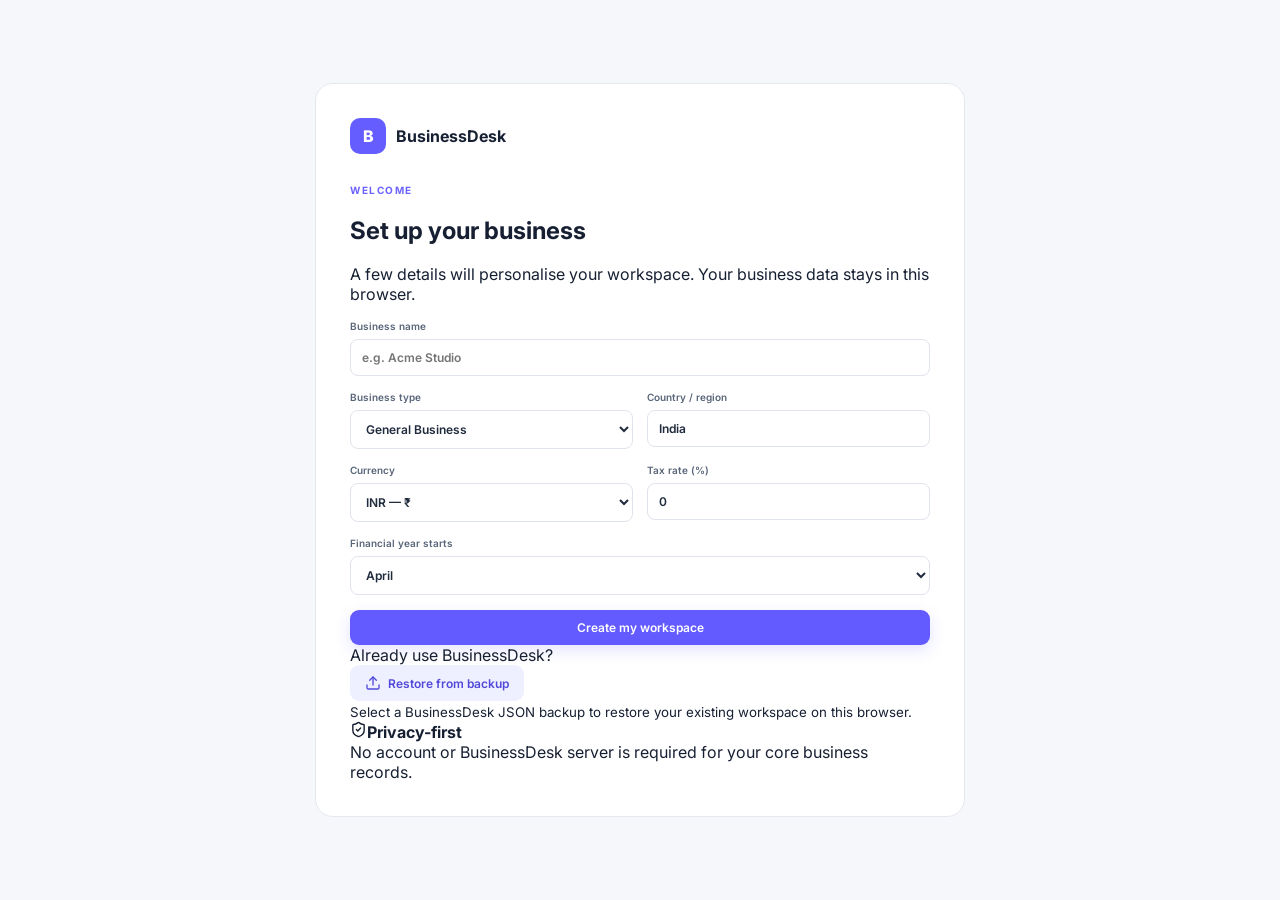
<file: products/businessdesk-kmm/index.html>
<!doctype html>
<html lang="en">
  <head>
    <meta charset="UTF-8" />
    <meta name="viewport" content="width=device-width, initial-scale=1.0" />
    <meta name="theme-color" content="#0b1220" />
    <meta name="description" content="BusinessDesk by KMM — a privacy-first, local-first business management workspace for finance, CRM, sales, invoices, projects, inventory and reporting." />
    <meta name="author" content="Koshy Mammoottill Mathew" />
    <meta name="application-name" content="BusinessDesk by KMM" />
    <meta property="og:title" content="BusinessDesk by KMM" />
    <meta property="og:description" content="A privacy-first, local-first business management workspace." />
    <meta property="og:type" content="website" />
    <title>BusinessDesk by KMM</title>
    <script type="module" crossorigin src="/products/businessdesk-kmm/assets/index-BmVYVU4T.js"></script>
    <link rel="stylesheet" crossorigin href="/products/businessdesk-kmm/assets/index-3jO0QEHk.css">
  </head>
  <body>
    <div id="root"></div>
  </body>
</html>
</file>
<file: products/businessdesk-kmm/assets/index-3jO0QEHk.css>
@import "https://fonts.googleapis.com/css2?family=Inter:wght@400;500;600;700&display=swap";.finance-kpis{grid-template-columns:repeat(4,1fr);gap:12px;margin-bottom:16px;display:grid}.finance-kpis>.card{text-align:left;cursor:pointer;background:#fff;border:1px solid #e7ebf0;padding:14px}.finance-kpis>.card:hover{border-color:#cfd8e6;box-shadow:0 5px 16px #2b3b540f}.finance-kpis>.card>span:not(.finance-kpi-icon){color:#7f8998;margin-top:7px;font-size:8px;display:block}.finance-kpis>.card>strong{color:#304057;margin-top:3px;font-size:15px;display:block}.finance-kpis>.card>strong.negative{color:#ad5148}.finance-kpis>.card>small{color:#9aa3b0;margin-top:4px;font-size:7px;display:block}.finance-kpi-icon{border-radius:9px;place-items:center;width:29px;height:29px;display:grid}.finance-kpi-icon.income{color:#238451;background:#e9f8ef}.finance-kpi-icon.expense{color:#b0443d;background:#fff0ee}.finance-kpi-icon.net{color:#4c65a4;background:#eef3ff}.finance-kpi-icon.synced{color:#6758a8;background:#f2efff}.finance-toolbar{align-items:center;gap:10px;margin-bottom:11px;padding:10px 12px;display:flex}.finance-search{background:#fff;border:1px solid #e1e6ed;border-radius:8px;flex:1;align-items:center;gap:7px;min-width:220px;padding:0 9px;display:flex}.finance-search svg{color:#8b96a5}.finance-search input{background:0 0;border:0;outline:0;width:100%;padding:8px 0;font-size:9px}.finance-search button{color:#8b96a5;cursor:pointer;background:0 0;border:0;place-items:center;display:grid}.finance-filter-row{flex-wrap:wrap;align-items:center;gap:6px;display:flex}.finance-filter-row label{color:#778396;background:#fff;border:1px solid #e1e6ed;border-radius:8px;align-items:center;gap:4px;padding:0 7px;display:flex}.finance-filter-row select{color:#526075;background:0 0;border:0;outline:0;max-width:145px;padding:7px 2px;font-size:8px}.finance-clear{color:#526c9b;cursor:pointer;background:0 0;border:0;font-size:8px;font-weight:700}.finance-transaction-form{margin-bottom:12px}.finance-form-heading{justify-content:space-between;align-items:flex-start;margin-bottom:10px;display:flex}.finance-form-heading h3{color:#334159;margin:0;font-size:13px}.finance-form-heading p{color:#8b95a4;margin:3px 0 0;font-size:8px}.finance-results-meta{color:#8993a2;justify-content:space-between;align-items:center;margin:5px 2px 7px;font-size:8px;display:flex}.finance-ledger{overflow:hidden}.finance-row{border-bottom:1px solid #eef1f5;grid-template-columns:34px minmax(170px,1.5fr) minmax(120px,1fr) minmax(95px,.65fr) minmax(100px,.7fr) 28px;align-items:center;gap:10px;padding:11px 13px;display:grid}.finance-row:last-child{border-bottom:0}.finance-row:hover{background:#fafbfd}.finance-type-icon{border-radius:9px;place-items:center;width:30px;height:30px;display:grid}.finance-type-icon.income{color:#238451;background:#e9f8ef}.finance-type-icon.expense{color:#b0443d;background:#fff0ee}.finance-main>div{align-items:center;gap:6px;display:flex}.finance-main strong,.finance-main small,.finance-customer small,.finance-date strong,.finance-date small{display:block}.finance-main strong{color:#344158;font-size:9px}.finance-main small{color:#929ba8;margin-top:3px;font-size:7px}.finance-customer>span,.finance-customer>button{color:#536176;font-size:8px}.finance-customer>button{cursor:pointer;background:0 0;border:0;align-items:center;gap:4px;padding:0;font-weight:700;display:inline-flex}.finance-customer>button:hover{color:#5b53d7;text-decoration:underline}.finance-customer small{color:#9aa3b0;margin-top:3px;font-size:7px}.finance-date strong{color:#536176;font-size:8px}.finance-date small{color:#9aa3b0;margin-top:3px;font-size:7px}.finance-amount{text-align:right;font-size:10px}.finance-amount.income{color:#238451}.finance-amount.expense{color:#b0443d}.finance-delete{opacity:.45}.finance-row:hover .finance-delete{opacity:1}@media (width<=1050px){.finance-kpis{grid-template-columns:repeat(2,1fr)}.finance-toolbar{flex-direction:column;align-items:stretch}.finance-filter-row{width:100%}.finance-filter-row label{flex:1}.finance-filter-row select{width:100%;max-width:none}.finance-row{grid-template-columns:34px 1.4fr 1fr 100px 28px}.finance-date{display:none}}@media (width<=700px){.finance-kpis{grid-template-columns:1fr 1fr}.finance-results-meta{flex-direction:column;align-items:flex-start;gap:3px}.finance-row{grid-template-columns:30px 1fr auto 24px;gap:7px}.finance-customer{grid-column:2}.finance-amount{grid-area:1/3}.finance-delete,.transaction-lock-space{grid-area:1/4}.finance-filter-row label{min-width:45%}}.customer-picker-trigger{color:#202b3d;text-align:left;cursor:pointer;background:#fff;border:1px solid #dfe3eb;border-radius:10px;justify-content:space-between;align-items:center;width:100%;height:46px;padding:0 13px;font-size:12px;display:flex}.customer-picker-trigger:hover{border-color:#b9b5ff}.customer-picker-menu{z-index:150;background:#fff;border:1px solid #e1e4eb;border-radius:12px;max-height:290px;padding:8px;position:absolute;top:calc(100% + 7px);left:0;right:0;overflow:hidden;box-shadow:0 18px 45px #17203324}.customer-picker-search{color:#8a94a5;background:#f8f9fc;align-items:center;gap:7px;border:1px solid #e2e5ec!important;border-radius:9px!important;margin:0 0 7px!important;padding:8px 10px!important;display:flex!important}.customer-picker-search input{box-shadow:none!important;background:0 0!important;border:0!important;outline:0!important;width:100%!important;height:auto!important;padding:0!important;font-size:11px!important}.customer-options{max-height:175px;padding-right:2px;overflow:auto}.customer-option,.add-customer-option{text-align:left;color:#344054;cursor:pointer;background:0 0;border:0;border-radius:8px;width:100%;padding:9px 10px;font-size:11px}.customer-option strong{font-size:11px}.customer-option small{color:#8993a4;margin-top:3px;font-size:9px}.add-customer-option{color:#5c54df;border-top:1px solid #eef0f4;border-radius:0;align-items:center;gap:7px;margin-top:6px;padding-top:11px;font-weight:700;display:flex}.no-customer-match{color:#8a94a5;text-align:center;margin:0;padding:12px;font-size:9px}.modal-scrim{z-index:100;background:#0b122080;place-items:center;padding:20px;display:grid;position:fixed;inset:0}.quick-customer-modal{flex-direction:column;gap:15px;width:min(620px,100%);max-height:90vh;padding:22px;display:flex;overflow:auto}@media (width<=760px){.customer-picker-menu{max-height:55vh;position:fixed;top:20%;left:16px;right:16px}.quick-customer-modal .form-row{grid-template-columns:1fr}}*{box-sizing:border-box}body{color:#172033;background:#f6f7fb;margin:0;font-family:Inter,system-ui,sans-serif}button,input,select{font:inherit}button{cursor:pointer}.loading{color:#6c63ff;place-items:center;min-height:100vh;font-weight:600;display:grid}.app-shell{grid-template-columns:250px 1fr;min-height:100vh;display:grid}.sidebar{color:#d6dceb;z-index:30;background:#0c1424;flex-direction:column;height:100vh;padding:24px 16px;display:flex;position:sticky;top:0}.brand{align-items:center;gap:11px;padding:0 8px 25px;display:flex}.brand-mark{color:#fff;background:#655dff;border-radius:10px;place-items:center;width:36px;height:36px;font-weight:800;display:grid}.brand strong,.brand span{display:block}.brand strong{color:#fff;font-size:15px}.brand span{color:#7f8ba4;white-space:nowrap;text-overflow:ellipsis;max-width:150px;margin-top:3px;font-size:10px;overflow:hidden}.sidebar nav{flex-direction:column;gap:3px;display:flex}.sidebar button{color:#93a0b8;text-align:left;background:0 0;border:0;border-radius:9px;align-items:center;gap:11px;padding:10px 12px;font-size:13px;display:flex}.sidebar button:hover,.sidebar button.active{color:#fff;background:#182238}.sidebar button.active{box-shadow:inset 3px 0 #716aff}.sidebar-bottom{border-top:1px solid #202b40;margin-top:auto;padding-top:12px}.sidebar-bottom>button{width:100%}.privacy-chip{color:#9eabc1;background:#121d31;border:1px solid #23304a;border-radius:10px;gap:9px;margin-top:12px;padding:11px;font-size:11px;display:flex}.privacy-chip small{color:#66748d}.mobile-close{display:none!important}.topbar{z-index:15;background:#fff;border-bottom:1px solid #e8ebf1;justify-content:space-between;align-items:center;height:68px;padding:0 32px;display:flex;position:sticky;top:0}.search{color:#8c96a8;background:#f6f7fa;border:1px solid #edf0f4;border-radius:9px;align-items:center;gap:9px;width:min(380px,45vw);padding:9px 12px;display:flex}.search input{background:0 0;border:0;outline:0;width:100%;font-size:12px}.top-actions{align-items:center;gap:12px;display:flex}.icon-button{color:#5e6879;background:#fff;border:1px solid #e7eaf0;border-radius:9px;place-items:center;width:37px;height:37px;display:grid}.avatar{color:#5c53dd;background:#edeaff;border-radius:50%;place-items:center;width:37px;height:37px;font-size:11px;font-weight:700;display:grid}.menu-button{background:0 0;border:0;display:none}.content{max-width:1500px;margin:auto;padding:32px}.welcome{justify-content:space-between;align-items:end;margin-bottom:25px;display:flex}.eyebrow{letter-spacing:1.5px;color:#6c63ff;margin:0 0 8px;font-size:10px;font-weight:700}.welcome h1{letter-spacing:-.8px;margin:0 0 6px;font-size:27px}.welcome p:not(.eyebrow){color:#7c8799;margin:0;font-size:13px}.primary,.secondary{border:0;border-radius:9px;justify-content:center;align-items:center;gap:7px;padding:10px 15px;font-size:12px;font-weight:600;display:flex}.primary{color:#fff;background:#635bff;box-shadow:0 5px 15px #635bff2c}.secondary{color:#5149d9;background:#eef0ff}.card{background:#fff;border:1px solid #e8ebf1;border-radius:13px;box-shadow:0 1px 2px #10182808}.metrics{grid-template-columns:repeat(4,1fr);gap:15px;margin-bottom:15px;display:grid}.metric{padding:18px}.metric-top{color:#687386;font-size:11px}.metric>strong{letter-spacing:-.8px;margin:13px 0 5px;font-size:24px;display:block}.metric small{color:#a1a9b7;font-size:9px}.grid-two{grid-template-columns:1.65fr 1fr;gap:15px;margin-bottom:15px;display:grid}.grid-two.lower{grid-template-columns:1.2fr 1fr}.chart-card,.grid-two>.card{padding:20px}.card-heading{justify-content:space-between;align-items:start;margin-bottom:20px;display:flex}.card-heading h2{margin:0 0 5px;font-size:14px}.card-heading p{color:#9099a8;margin:0;font-size:10px}.chart{height:255px;font-size:10px}.empty-chart{color:#758094;background:#fafbfc;border-radius:10px;flex-direction:column;justify-content:center;align-items:center;gap:6px;height:100%;display:flex}.empty-chart strong{color:#465267;font-size:12px}.empty-chart span{font-size:10px}.insights{flex-direction:column;gap:11px;display:flex}.insight{background:#f8f9fb;border-radius:9px;gap:10px;padding:12px;display:flex}.insight>span{background:#edf0f5;border-radius:7px;place-items:center;width:25px;height:25px;font-weight:700;display:grid}.insight.good>span{color:#12845f;background:#e7f7f0}.insight strong{font-size:11px}.insight p{color:#818b9c;margin:4px 0 0;font-size:9px}.placeholder{text-align:center;padding:70px 25px}.placeholder-icon{color:#635bff;background:#efedff;border-radius:13px;place-items:center;width:48px;height:48px;margin:auto;display:grid}.placeholder-mini{padding:25px}.placeholder-mini h2{margin:0 0 7px;font-size:14px}.placeholder-mini p{color:#8a94a5;margin:0;font-size:10px}.scrim{display:none}.setup-page{place-items:center;min-height:100vh;padding:30px;display:grid}.setup-card{background:#fff;border:1px solid #e5e8ef;border-radius:18px;width:min(650px,100%);padding:34px}.setup-brand{align-items:center;gap:10px;margin-bottom:30px;display:flex}.setup-form,.transaction-form,.invoice-form{flex-direction:column;gap:15px;display:flex}.setup-form label,.transaction-form label,.invoice-form label{color:#596579;flex-direction:column;gap:7px;font-size:10px;font-weight:600;display:flex}.setup-form input,.setup-form select,.transaction-form input,.transaction-form select,.invoice-form input,.invoice-form select{color:#202b3d;background:#fff;border:1px solid #dfe3eb;border-radius:8px;outline:none;width:100%;padding:10px 11px;font-size:12px}.form-row{grid-template-columns:1fr 1fr;gap:14px;display:grid}.finance-summary,.crm-stats{grid-template-columns:repeat(3,1fr);gap:15px;margin-bottom:22px;display:grid}.finance-summary .card,.crm-stats .card{padding:18px}.finance-summary span,.crm-stats span{color:#778296;font-size:10px;display:block}.finance-summary strong,.crm-stats strong{margin-top:9px;font-size:21px;display:block}.module-actions{justify-content:space-between;align-items:end;margin-bottom:14px;display:flex}.module-actions h2{margin:0 0 4px;font-size:16px}.module-actions p{color:#8791a2;margin:0;font-size:10px}.transaction-form{margin-bottom:14px;padding:20px}.transaction-list{padding:4px 20px}.transaction-row,.customer-row{border-bottom:1px solid #eef0f4;align-items:center;gap:18px;padding:15px 0;font-size:11px;display:grid}.transaction-row{grid-template-columns:1fr auto 30px}.transaction-details{min-width:0}.transaction-title{align-items:center;gap:8px;min-height:20px;display:flex}.transaction-title>strong{font-size:11px}.transaction-meta{color:#8c96a7;align-items:center;gap:6px;margin-top:4px;font-size:9px;display:flex!important}.transaction-invoice-link{color:#554cd8;text-align:left;background:0 0;border:0;padding:0;font-size:11px;font-weight:700}.transaction-invoice-link:hover{text-decoration:underline}.auto-sync-badge{color:#5b53d7;background:#efedff;border-radius:20px;align-items:center;padding:3px 6px;font-weight:700;margin:0!important;font-size:8px!important;display:inline-flex!important}.transaction-lock-space{width:30px}.customer-row{grid-template-columns:36px 1fr auto 30px}.customer-row.clickable{cursor:pointer}.customer-row>div span{color:#8c96a7;margin-top:4px;font-size:9px;display:block}.customer-avatar{color:#5b53dc;background:#eeecff;border-radius:9px;place-items:center;width:34px;height:34px;display:grid}.delete-button{color:#a4adbb;background:0 0;border:0;padding:5px}.empty-state{text-align:center;padding:50px 15px}.empty-state h3{margin:0 0 7px;font-size:13px}.empty-state p{color:#8a94a4;font-size:10px}.status,.invoice-status{border-radius:20px;padding:5px 8px;font-size:9px;font-weight:600}.status-active,.invoice-status-paid{color:#168363;background:#e8f7f1}.status-lead,.invoice-status-draft{color:#5b53d7;background:#efedff}.status-inactive{color:#7b8595;background:#f0f2f5}.invoice-status-sent{color:#3768ad;background:#e9f2ff}.invoice-status-overdue{color:#c75d35;background:#fff0eb}.back-button{color:#667287;background:0 0;border:0;align-items:center;gap:6px;margin-bottom:14px;padding:0;display:flex}.profile-header{align-items:center;gap:15px;margin-bottom:15px;padding:22px;display:flex}.profile-grid{grid-template-columns:1fr 1fr;gap:15px;margin-bottom:15px;display:grid}.pipeline-board{grid-template-columns:repeat(5,minmax(190px,1fr));gap:12px;display:grid;overflow-x:auto}.pipeline-column{background:#f0f2f7;border-radius:12px;min-height:300px;padding:10px}.pipeline-column-head{justify-content:space-between;padding:5px 3px 12px;display:flex}.opportunity-card{margin-bottom:9px;padding:13px;position:relative}.opportunity-card>strong,.opportunity-card>span,.opportunity-card>b,.opportunity-card>small{display:block}.opportunity-card select{border:1px solid #e1e5ec;border-radius:6px;width:100%;padding:6px}.opportunity-delete{position:absolute;top:8px;right:8px}.modal-scrim{z-index:60;background:#09101e80;place-items:center;padding:20px;display:grid;position:fixed;inset:0;overflow:auto}.quick-customer-modal,.invoice-form{width:min(760px,100%);max-height:92vh;padding:24px;overflow:auto}.modal-heading{justify-content:space-between;align-items:start;display:flex}.modal-heading h2{margin:0 0 5px;font-size:17px}.modal-heading p{color:#8490a1;margin:0;font-size:10px}.form-buttons{gap:8px;display:flex}.customer-picker{position:relative}.customer-picker-trigger{background:#fff;border:1px solid #dfe3eb;border-radius:8px;justify-content:space-between;width:100%;padding:10px 11px;display:flex}.customer-picker-menu{z-index:20;background:#fff;border:1px solid #dfe3eb;border-radius:9px;width:100%;padding:7px;position:absolute;top:calc(100% + 5px);box-shadow:0 12px 35px #17203320}.customer-picker-search{align-items:center;gap:6px;padding:5px;display:flex}.customer-option,.add-customer-option{text-align:left;background:#fff;border:0;border-radius:6px;width:100%;padding:8px}.customer-option:hover,.add-customer-option:hover{background:#f5f6fa}.customer-option strong,.customer-option small{display:block}.customer-option small{color:#8a94a4;margin-top:3px}.add-customer-option{color:#5b53d7;border-top:1px solid #edf0f4;gap:6px;margin-top:5px;display:flex}.invoice-items{background:#f8f9fb;border-radius:10px;padding:13px}.invoice-item-head{margin-bottom:9px;font-size:10px;font-weight:700}.invoice-item-edit{grid-template-columns:1fr 90px 120px 30px;gap:8px;margin-bottom:8px;display:grid}.invoice-item-edit input{border:1px solid #dfe3eb;border-radius:7px;padding:8px}.add-line{width:max-content}.invoice-list{overflow:hidden}.invoice-row{text-align:left;background:#fff;border:0;border-bottom:1px solid #edf0f4;grid-template-columns:1fr auto 90px;align-items:center;gap:20px;width:100%;padding:16px 20px;display:grid}.invoice-row:hover{background:#fafbfc}.invoice-row div strong,.invoice-row div span{display:block}.invoice-row div span{color:#8490a1;margin-top:4px;font-size:9px}.invoice-paper{max-width:950px;margin:auto;padding:35px}.invoice-head{justify-content:space-between;align-items:start;margin-bottom:40px;display:flex}.invoice-head h2{margin:0 0 6px;font-size:28px}.invoice-actions{gap:8px;display:flex}.invoice-actions select{border:1px solid #dfe3eb;border-radius:8px;padding:8px}.invoice-meta{border-top:1px solid #e7eaf0;border-bottom:1px solid #e7eaf0;grid-template-columns:2fr 1fr 1fr;gap:20px;padding:18px 0;display:grid}.invoice-meta span,.invoice-meta strong{display:block}.invoice-meta span{color:#8b95a5;margin-bottom:5px;font-size:9px}.invoice-table{border-collapse:collapse;width:100%;margin:30px 0}.invoice-table th,.invoice-table td{text-align:left;border-bottom:1px solid #edf0f4;padding:12px;font-size:11px}.invoice-totals{flex-direction:column;gap:10px;width:min(330px,100%);margin-left:auto;display:flex}.invoice-totals span{justify-content:space-between;font-size:11px;display:flex}.grand-total{border-top:1px solid #dfe3eb;padding-top:12px;font-size:15px!important}.invoice-notes{margin-top:35px;font-size:10px}.invoice-notes p{color:#788395}.delete-invoice{color:#c55b5b;background:0 0;border:0;gap:6px;margin-top:35px;display:flex}@media (width<=1050px){.metrics{grid-template-columns:repeat(2,1fr)}.grid-two,.grid-two.lower,.profile-grid{grid-template-columns:1fr}.app-shell{grid-template-columns:220px 1fr}}@media (width<=760px){.app-shell{display:block}.sidebar{width:250px;position:fixed;left:-270px}.sidebar.open{left:0}.topbar{padding:0 16px}.menu-button{display:block}.content{padding:22px 16px}.metrics,.finance-summary,.crm-stats,.form-row{grid-template-columns:1fr}.invoice-item-edit{grid-template-columns:1fr 65px 90px 28px}.invoice-row{grid-template-columns:1fr auto}.invoice-row>.invoice-status{grid-column:1}.invoice-meta{grid-template-columns:1fr}.invoice-head{display:block}.invoice-actions{margin-top:15px}.transaction-row{grid-template-columns:1fr auto 24px;gap:10px}.transaction-meta{flex-wrap:wrap}}@media print{.sidebar,.topbar,.welcome,.back-button,.invoice-actions,.delete-invoice{display:none!important}.app-shell{display:block}.content{padding:0}.invoice-paper{box-shadow:none;border:0;max-width:none}.invoice-paper.card{border:0}}.avatar-button{border:0;padding:0;overflow:hidden}.avatar-button img{object-fit:cover;width:100%;height:100%}.settings-card{max-width:850px;padding:24px}.settings-logo-row{border-bottom:1px solid #edf0f4;align-items:center;gap:18px;padding-bottom:18px;display:flex}.settings-logo{color:#5c53dd;background:#edeaff;border-radius:16px;flex:none;place-items:center;width:78px;height:78px;font-size:18px;font-weight:700;display:grid;overflow:hidden}.settings-logo img{object-fit:contain;background:#fff;width:100%;height:100%}.settings-logo-row p{color:#8791a2;margin:5px 0 10px;font-size:10px}.logo-upload{cursor:pointer;width:max-content;display:inline-flex}.remove-logo{color:#c55b5b;background:0 0;border:0;margin-left:8px;font-size:11px}.settings-save{align-items:center;gap:12px;display:flex}.settings-save span{color:#168363;font-size:11px}.invoice-business-header{text-align:center;border-bottom:1px solid #e7eaf0;margin:0 auto 30px;padding-bottom:24px}.invoice-business-header img{object-fit:contain;max-width:100px;max-height:80px;margin:0 auto 10px;display:block}.invoice-business-header h1{margin:4px 0 8px;font-size:21px}.invoice-business-header p{color:#5f6b7d;white-space:pre-line;margin:3px 0;font-size:10px}.invoice-table{font-variant-numeric:tabular-nums}.invoice-table th,.invoice-table td{white-space:nowrap}.invoice-table th:first-child,.invoice-table td:first-child{white-space:normal}.quick-customer-modal label{color:#596579;flex-direction:column;gap:7px;font-size:10px;font-weight:600;display:flex}.quick-customer-modal input,.quick-customer-modal select{color:#202b3d;background:#fff;border:1px solid #dfe3eb;border-radius:8px;outline:none;width:100%;padding:10px 11px;font-size:12px}.quick-customer-modal{flex-direction:column;gap:15px;display:flex}.metrics .metric{border:1px solid #0000;transition:transform .2s,box-shadow .2s;position:relative;overflow:hidden}.metrics .metric:hover{transform:translateY(-2px);box-shadow:0 12px 30px #1e293b14}.metrics .metric:before{content:"";width:4px;position:absolute;top:0;bottom:0;left:0}.metrics .metric:first-child{background:linear-gradient(135deg,#fff 55%,#eefbf5)}.metrics .metric:first-child:before{background:#24a06b}.metrics .metric:nth-child(2){background:linear-gradient(135deg,#fff 55%,#fff3f1)}.metrics .metric:nth-child(2):before{background:#ef6a5b}.metrics .metric:nth-child(3){background:linear-gradient(135deg,#fff 55%,#f0efff)}.metrics .metric:nth-child(3):before{background:#655cff}.metrics .metric:nth-child(4){background:linear-gradient(135deg,#fff 55%,#eef7ff)}.metrics .metric:nth-child(4):before{background:#438bd8}.chart-card{background:linear-gradient(#fff,#fbfbff)}.grid-two.lower .card{transition:transform .2s}.grid-two.lower .card:hover{transform:translateY(-2px)}.sales-kpis{grid-template-columns:repeat(4,1fr);gap:12px;margin-bottom:16px;display:grid}.sales-kpis>.card{text-align:left;background:#fff;border:1px solid #e7ebf0;padding:14px;transition:all .15s}.sales-kpis>button{cursor:pointer}.sales-kpis>button:hover,.sales-kpis>button.active{border-color:#b9c7e3;transform:translateY(-1px);box-shadow:0 5px 16px #2b3b5414}.sales-kpis svg{color:#71819a;margin-bottom:8px}.sales-kpis>button:nth-child(2) svg{color:#31805a}.sales-kpis span,.sales-kpis small{display:block}.sales-kpis span{color:#7f8998;font-size:9px}.sales-kpis strong{color:#304057;margin-top:4px;font-size:15px;display:block}.sales-kpis small{color:#9aa3af;margin-top:3px;font-size:7px}.sales-kpis .sales-alert{background:linear-gradient(135deg,#fff,#fff4f1)}.sales-kpis .sales-alert svg{color:#bd5b4f}.sales-create-form{margin-bottom:12px}.sales-create-form .modal-heading{margin-bottom:10px}.sales-toolbar{align-items:center;gap:9px;margin-bottom:8px;padding:10px 12px;display:flex}.sales-search{flex:1;max-width:none}.sales-search button{color:#8993a2;cursor:pointer;background:0 0;border:0;place-items:center;display:grid}.sales-filter-pills{color:#9099a6;background:#f5f7fa;border-radius:9px;align-items:center;gap:3px;padding:3px;display:flex}.sales-filter-pills>svg{margin:0 4px}.sales-filter-pills button{color:#6f7a8a;cursor:pointer;background:0 0;border:0;border-radius:7px;padding:6px 8px;font-size:8px;font-weight:700}.sales-filter-pills button.active{color:#31445f;background:#fff;box-shadow:0 1px 4px #1e2b3e17}.sales-sort{color:#7b8696;align-items:center;gap:5px;font-size:8px;font-weight:700;display:flex;position:relative}.sales-sort select{appearance:none;color:#526075;background:#fff;border:1px solid #e0e5ec;border-radius:7px;padding:6px 23px 6px 8px;font-size:8px}.sales-sort svg{pointer-events:none;position:absolute;right:7px}.sales-view-toggle{border:1px solid #e0e5ec;border-radius:8px;padding:2px;display:flex}.sales-view-toggle button{color:#8791a0;cursor:pointer;background:0 0;border:0;border-radius:6px;place-items:center;padding:5px 6px;display:grid}.sales-view-toggle button.active{color:#5d56d7;background:#eef0ff}.sales-results-head{color:#8a94a3;justify-content:space-between;align-items:center;margin:4px 2px 7px;font-size:8px;display:flex}.sales-results-head button{color:#526c9b;cursor:pointer;background:0 0;border:0;font-size:8px;font-weight:700}.pipeline-board.sales-board{gap:12px}.sales-board .pipeline-column{background:#f5f7fb;border:1px solid #edf0f5;border-radius:14px;min-width:0;padding:9px}.sales-board .sales-stage-lead{background:#f6f5ff}.sales-board .sales-stage-qualified{background:#eef8ff}.sales-board .sales-stage-proposal{background:#fff8e9}.sales-board .sales-stage-won{background:#edf9f3}.sales-board .sales-stage-lost{background:#fff1f1}.sales-board .pipeline-column-head{justify-content:space-between;align-items:flex-start;padding:5px 4px 10px;display:flex}.sales-board .pipeline-column-head strong,.sales-board .pipeline-column-head small{display:block}.sales-board .pipeline-column-head strong{font-size:9px}.sales-board .pipeline-column-head small{color:#8993a2;margin-top:3px;font-size:7px}.sales-board .pipeline-column-head span{text-align:center;background:#fff;border-radius:999px;min-width:24px;padding:3px 7px;font-size:8px;box-shadow:0 2px 8px #1e293b0f}.opportunity-card{transition:transform .18s,box-shadow .18s;box-shadow:0 5px 16px #1e293b0f;border:0!important;padding:12px!important}.opportunity-card:hover{transform:translateY(-2px);box-shadow:0 10px 24px #1e293b1a}.opportunity-card.opportunity-overdue{box-shadow:inset 3px 0 #dc7469,0 5px 16px #1e293b0f}.opportunity-top{justify-content:space-between;align-items:flex-start;gap:5px;display:flex}.opportunity-top>strong{color:#344158;font-size:9px;line-height:1.35}.opportunity-customer{align-items:center;gap:4px;color:#7c8798!important;margin-top:5px!important;font-size:8px!important;display:flex!important}.opportunity-card>b{color:#344158;margin:10px 0 7px;font-size:12px;display:block}.opportunity-close{align-items:center;gap:4px;color:#8b95a5!important;font-size:7px!important;display:flex!important}.opportunity-card>p{color:#8b95a5;margin:7px 0 0;font-size:7px;line-height:1.4}.sales-stage-select{border:1px solid #0000;border-radius:7px;outline:0;width:100%;margin-top:9px;padding:6px 7px;font-size:8px;font-weight:700}.stage-lead{color:#5c54ca;background:#eeecff}.stage-qualified{color:#3278ad;background:#e6f4ff}.stage-proposal{color:#976a16;background:#fff1cb}.stage-won{color:#267c51;background:#e3f5eb}.stage-lost{color:#aa4e46;background:#ffe7e5}.sales-column-empty{text-align:center;color:#a0a8b3;padding:16px 5px;font-size:8px}.sales-list{overflow:hidden}.sales-list-row{border-bottom:1px solid #eef1f5;grid-template-columns:minmax(180px,1.5fr) 100px 105px 100px 28px;align-items:center;gap:10px;padding:11px 13px;display:grid}.sales-list-row:last-child{border-bottom:0}.sales-list-row>div strong,.sales-list-row>div small{display:block}.sales-list-row>div strong{color:#344158;font-size:9px}.sales-list-row>div small{color:#9099a6;margin-top:2px;font-size:8px}.sales-list-row>b{color:#344158;font-size:9px}.sales-list-row>span{color:#7b8696;font-size:8px}.sales-list-row .sales-stage-select{margin:0}.crm-stats .card{position:relative;overflow:hidden}.crm-stats .card:first-child{background:linear-gradient(135deg,#fff,#f3f1ff)}.crm-stats .card:nth-child(2){background:linear-gradient(135deg,#fff,#eef8ff)}.crm-stats .card:nth-child(3){background:linear-gradient(135deg,#fff,#edf9f3)}.backup-page{max-width:1080px}.backup-hero{color:#fff;background:linear-gradient(135deg,#141b2d,#242c46);border-radius:16px;align-items:center;gap:14px;margin-bottom:14px;padding:18px 20px;display:flex;box-shadow:0 10px 28px #12192b1f}.backup-hero-icon{background:#ffffff1f;border-radius:12px;flex:none;place-items:center;width:42px;height:42px;display:grid}.backup-hero h2{margin:0 0 4px;font-size:16px}.backup-hero p{color:#c9d0df;margin:0;font-size:10px}.backup-grid{grid-template-columns:1fr 1fr;gap:12px;display:grid}.backup-card.compact-card{background:#fff;border:1px solid #e8ebf2;border-radius:14px;grid-template-columns:42px 1fr auto;align-items:center;gap:12px;padding:15px 16px;display:grid;box-shadow:0 5px 18px #1e293b0a}.backup-card-icon{color:#6258e8;background:#f0efff;border-radius:11px;place-items:center;width:38px;height:38px;display:grid}.backup-card-icon.auto{color:#168363;background:#eaf8f2}.backup-card-copy h3,.auto-backup-card h3{margin:0 0 4px;font-size:12px}.backup-card-copy p,.auto-backup-card p{color:#7c8798;margin:0;font-size:9px;line-height:1.5}.backup-card.compact-card button{white-space:nowrap}.auto-backup-card{background:linear-gradient(135deg,#fff,#f5fbf8);border:1px solid #dfe9e5;border-radius:14px;justify-content:space-between;align-items:center;gap:18px;margin-top:12px;padding:17px 18px;display:flex}.auto-backup-main{align-items:flex-start;gap:12px;display:flex}.auto-title{align-items:center;gap:9px;display:flex}.backup-connected{color:#167653;background:#e4f7ee;border-radius:999px;align-items:center;gap:4px;padding:4px 7px;font-size:8px;font-weight:700;display:inline-flex}.auto-backup-card small{color:#829087;margin-top:6px;font-size:8px;display:block}.auto-backup-actions{flex:none;gap:8px;display:flex}.auto-backup-actions button{white-space:nowrap;align-items:center;gap:6px;display:flex}.ghost-danger{color:#b45151;background:0 0;border:0;font-size:10px;font-weight:600}.backup-footnote{color:#8b95a5;margin:10px 3px;font-size:8px}.backup-message{color:#267657;background:#eef8f3;border-radius:10px;margin-top:10px;padding:10px 12px;font-size:10px}.project-stats{grid-template-columns:repeat(4,1fr);gap:14px;margin-bottom:22px;display:grid}.project-stats .card{padding:17px;position:relative;overflow:hidden}.project-stats span{color:#7a8597;font-size:9px}.project-stats strong{margin:7px 0 3px;font-size:21px;display:block}.project-stats small{color:#9aa3b1;font-size:8px}.project-stats .card:first-child{background:linear-gradient(135deg,#fff,#f0efff)}.project-stats .card:nth-child(2){background:linear-gradient(135deg,#fff,#eef8ff)}.project-stats .card:nth-child(3){background:linear-gradient(135deg,#fff,#edf9f3)}.project-alert{background:linear-gradient(135deg,#fff,#fff0ed)!important}.project-grid{grid-template-columns:repeat(3,minmax(0,1fr));gap:14px;display:grid}.project-card{padding:17px;transition:transform .18s,box-shadow .18s}.project-card:hover{transform:translateY(-2px);box-shadow:0 12px 28px #1e293b14}.project-card-top{justify-content:space-between;align-items:center;display:flex}.project-status{color:#667085;background:#f0f1f4;border-radius:999px;padding:5px 8px;font-size:8px;font-weight:700}.status-active{color:#3478b9;background:#eaf5ff}.status-cancelled{color:#ba5b4f;background:#fff0ed}.project-card h3{cursor:pointer;margin:13px 0 4px;font-size:14px}.project-customer{color:#6f7b8e;margin:0;font-size:9px}.project-description{color:#8a94a4;min-height:27px;font-size:9px;line-height:1.5}.project-progress-head{color:#7c8798;justify-content:space-between;margin:15px 0 6px;font-size:8px;display:flex}.project-progress{background:#edf0f5;border-radius:999px;height:6px;overflow:hidden}.project-progress i{border-radius:inherit;background:linear-gradient(90deg,#655cff,#7d75ff);height:100%;display:block}.project-meta{color:#778296;justify-content:space-between;gap:8px;margin-top:13px;font-size:8px;display:flex}.project-meta span{align-items:center;gap:5px;display:flex}.project-links{color:#7a8597;border-top:1px solid #eef0f4;align-items:center;gap:7px;margin-top:11px;padding-top:10px;font-size:8px;display:flex}.project-links button{color:#5b53d7;background:0 0;border:0;padding:0;font-weight:700}.project-open{color:#5b53d7;background:#f5f4ff;border:0;border-radius:8px;width:100%;margin-top:13px;padding:8px;font-size:9px;font-weight:700}.project-empty{grid-column:1/-1}.project-form{flex-direction:column;gap:15px;width:min(800px,100%);max-height:92vh;padding:24px;display:flex;overflow:auto}.project-form label{color:#596579;flex-direction:column;gap:7px;font-size:10px;font-weight:600;display:flex}.project-form input,.project-form select,.project-form textarea{color:#202b3d;background:#fff;border:1px solid #dfe3eb;border-radius:8px;outline:none;width:100%;padding:10px 11px;font-size:12px}.project-form textarea,.quick-customer-modal textarea{resize:vertical;min-height:72px;font:inherit;border:1px solid #dfe3eb;border-radius:8px;padding:10px 11px}.project-range{accent-color:#635bff;padding:0!important}.dashboard-projects{margin-top:15px;padding:20px}.dashboard-projects .card-heading>strong{color:#5b53d7;background:#f0efff;border-radius:999px;padding:5px 9px;font-size:9px}.dashboard-project-list{gap:12px;display:grid}.dashboard-project-list>div{grid-template-columns:minmax(150px,1fr) 2fr 42px;align-items:center;gap:15px;display:grid}.dashboard-project-list span strong,.dashboard-project-list span small{display:block}.dashboard-project-list span strong{font-size:10px}.dashboard-project-list span small{color:#8b95a5;margin-top:3px;font-size:8px}.dashboard-project-list b{text-align:right;color:#5b53d7;font-size:9px}@media (width<=1100px){.sales-toolbar{flex-direction:column;align-items:stretch}.sales-filter-pills{overflow:auto}.sales-sort{align-self:flex-end}.sales-view-toggle{margin-top:86px;position:absolute;right:0}.sales-kpis{grid-template-columns:repeat(2,1fr)}}@media (width<=1050px){.project-grid{grid-template-columns:repeat(2,minmax(0,1fr))}.project-stats{grid-template-columns:repeat(2,1fr)}}@media (width<=760px){.settings-logo-row{align-items:flex-start}.invoice-paper{padding:22px}.invoice-table{display:block;overflow-x:auto}.backup-grid{grid-template-columns:1fr}.backup-card.compact-card{grid-template-columns:38px 1fr}.backup-card.compact-card button{grid-column:1/-1}.auto-backup-card{flex-direction:column;align-items:flex-start}.auto-backup-actions{flex-wrap:wrap;width:100%}.project-grid,.project-stats,.project-form .form-row{grid-template-columns:1fr}.dashboard-project-list>div{grid-template-columns:1fr 50px}.dashboard-project-list .project-progress{grid-area:2/1/auto/-1}.sales-kpis{grid-template-columns:1fr 1fr}.sales-board{overflow-x:auto;grid-template-columns:repeat(5,minmax(190px,1fr))!important}.sales-list-row{grid-template-columns:1fr 90px 28px}.sales-list-row>span,.sales-list-row>.sales-stage-select{grid-column:1/3}.sales-view-toggle{align-self:flex-end;margin:0;position:static}}@media (width<=480px){.sales-kpis{grid-template-columns:1fr}}@media print{.invoice-business-header{margin-top:0}.invoice-paper{padding:18px!important}.invoice-table{display:table!important;overflow:visible!important}}.danger-zone{background:linear-gradient(135deg,#fff,#fff7f5);border:1px solid #f1d7d3;border-radius:14px;justify-content:space-between;align-items:center;gap:18px;margin-top:12px;padding:15px 18px;display:flex}.danger-zone h3{color:#8d3831;margin:0 0 4px;font-size:12px}.danger-zone p{color:#8d6b68;margin:0;font-size:9px}.danger-button{color:#fff;white-space:nowrap;background:#b94f45;border:0;border-radius:8px;align-items:center;gap:6px;padding:9px 12px;font-size:10px;font-weight:700;display:inline-flex}.confirm-delete{text-align:center;width:min(440px,92vw);padding:26px}.confirm-delete>svg{color:#c45c50}.confirm-delete h2{margin:12px 0 8px;font-size:17px}.confirm-delete p{color:#697487;margin:0;font-size:10px;line-height:1.65}.confirm-actions{justify-content:center;gap:9px;margin-top:18px;display:flex}.nested-modal{z-index:1001}.relation-help{color:#8d6b68;margin:-4px 0 8px;font-size:9px}.inventory-toolbar{justify-content:space-between;align-items:center;gap:14px;margin-bottom:16px;padding:12px 14px;display:flex}.inventory-grid{grid-template-columns:repeat(3,minmax(0,1fr));gap:14px;display:grid}.inventory-card{min-width:0;padding:16px}.inventory-card-top{justify-content:space-between;align-items:center;margin-bottom:7px;display:flex}.inventory-type{text-transform:uppercase;letter-spacing:.04em;color:#637087;align-items:center;gap:5px;font-size:9px;font-weight:700;display:inline-flex}.inventory-card>small{color:#8b95a5;text-overflow:ellipsis;white-space:nowrap;margin-bottom:4px;font-size:9px;display:block;overflow:hidden}.inventory-card h3{cursor:pointer;color:#26344a;margin:0 0 13px;font-size:14px}.inventory-price{border-top:1px solid #eef1f5;border-bottom:1px solid #eef1f5;justify-content:space-between;align-items:flex-end;gap:8px;padding:11px 0;display:flex}.stock-line{color:#536176;align-items:center;gap:6px;margin:11px 0 3px;font-size:10px;font-weight:650;display:flex}.stock-line small{color:#919baa;margin-left:auto;font-size:8px}.stock-line.low{color:#b45349}.stock-line.low small{color:#b97770}.inventory-card p{color:#7a8595;white-space:nowrap;text-overflow:ellipsis;margin:8px 0 0;font-size:9px;overflow:hidden}.inventory-card .project-open{margin-top:12px}.inventory-form{max-height:90vh;overflow:auto}.inventory-page .empty-state svg{color:#8b96a7;margin-bottom:7px}.catalog-add{margin:8px 0 11px}.catalog-add select{color:#435168;cursor:pointer;background:#f8fafc;border:1px solid #dce2e9;border-radius:8px;width:100%;padding:9px 10px;font-size:10px;font-weight:600}.catalog-add select:focus{border-color:#9eadd0;outline:2px solid #4169e11f}.stock-actions{grid-template-columns:repeat(2,1fr);gap:5px;margin-top:9px;display:grid}.stock-actions button{color:#59677b;cursor:pointer;background:#fafbfd;border:1px solid #e3e8ef;border-radius:7px;justify-content:center;align-items:center;gap:4px;padding:6px 7px;font-size:8px;font-weight:650;display:flex}.stock-actions button:hover{color:#26344a;background:#f2f5f9}.stock-movement-modal{width:min(430px,92vw)}.movement-types{grid-template-columns:repeat(3,1fr);gap:6px;margin:4px 0 14px;display:grid}.movement-types button{color:#647185;cursor:pointer;background:#f8fafc;border:1px solid #e0e5ec;border-radius:8px;justify-content:center;align-items:center;gap:5px;padding:8px 5px;font-size:9px;font-weight:650;display:flex}.movement-types button.active{color:#34538b;background:#eef3ff;border-color:#b9c7eb}.movement-error{color:#b34f46;background:#fff3f1;border:1px solid #f2d5d1;border-radius:7px;padding:8px 10px;font-size:9px}.stock-history{width:min(650px,94vw);max-height:84vh;overflow:auto}.movement-list{flex-direction:column;gap:7px;display:flex}.movement-row{border:1px solid #edf0f4;border-radius:9px;grid-template-columns:30px 1fr auto;align-items:center;gap:9px;padding:10px;display:grid}.movement-icon{color:#59687b;background:#f3f6fa;border-radius:8px;place-items:center;width:28px;height:28px;display:grid}.movement-row strong{color:#344158;font-size:9px;display:block}.movement-row small{color:#8993a2;margin-top:2px;font-size:8px;display:block}.movement-row>b{color:#455269;white-space:nowrap;font-size:10px}.dashboard-inventory{margin-top:14px}.dashboard-link{color:#4d6593;cursor:pointer;background:0 0;border:0;font-size:9px;font-weight:700}.inventory-health{grid-template-columns:repeat(4,1fr);gap:7px;margin-top:12px;display:grid}.inventory-health>div{background:#f8fafc;border-radius:9px;padding:10px}.inventory-health span{color:#8791a0;font-size:8px;display:block}.inventory-health strong{color:#344158;margin-top:3px;font-size:13px;display:block}.inventory-health .low{background:#fff3f1}.inventory-health .low strong{color:#b45349}.low-stock-list{flex-direction:column;gap:5px;margin-top:9px;display:flex}.low-stock-list button{text-align:left;color:#a4524b;cursor:pointer;background:#fff8f6;border:0;border-radius:8px;align-items:center;gap:7px;padding:7px 9px;display:flex}.low-stock-list span{min-width:0}.low-stock-list strong,.low-stock-list small{display:block}.low-stock-list strong{color:#5a4543;font-size:9px}.low-stock-list small{color:#9b7773;margin-top:1px;font-size:8px}.dashboard-stock-list{flex-direction:column;gap:6px;margin-top:11px;display:flex}.dashboard-stock-list>div{border-bottom:1px solid #f0f2f5;grid-template-columns:28px 1fr auto;align-items:center;gap:8px;padding:7px 0;display:grid}.dashboard-stock-list>div:last-child{border-bottom:0}.dashboard-stock-list strong,.dashboard-stock-list small{display:block}.dashboard-stock-list strong{color:#344158;font-size:9px}.dashboard-stock-list small{color:#8a94a3;margin-top:2px;font-size:8px}.dashboard-stock-list b{color:#536176;white-space:nowrap;font-size:9px}.team-grid{grid-template-columns:repeat(3,minmax(0,1fr));gap:14px;display:grid}.team-card{min-width:0;padding:16px}.team-card-head{grid-template-columns:38px 1fr auto;align-items:center;gap:9px;display:grid}.team-avatar{color:#49618e;background:#eef3ff;border-radius:11px;place-items:center;width:38px;height:38px;font-size:11px;font-weight:800;display:grid}.team-card-head h3{color:#2f3c51;margin:0;font-size:12px}.team-card-head p{color:#7e8998;margin:2px 0 0;font-size:9px}.team-card>small{color:#9aa3b0;margin:10px 0;font-size:8px;display:block}.team-status{color:#4e7b5a;white-space:nowrap;background:#eef8f1;border-radius:20px;padding:4px 6px;font-size:8px;font-weight:700}.team-status.on-leave{color:#967039;background:#fff7e8}.team-status.inactive{color:#77808c;background:#f2f3f5}.team-contact{border-top:1px solid #eef1f5;border-bottom:1px solid #eef1f5;flex-direction:column;gap:6px;padding:10px 0;display:flex}.team-contact span{color:#647185;text-overflow:ellipsis;white-space:nowrap;align-items:center;gap:6px;font-size:9px;display:flex;overflow:hidden}.team-notes{line-height:1.5;color:#7a8595!important;white-space:normal!important;margin:9px 0 0!important;font-size:9px!important}.team-actions{grid-template-columns:1fr 1fr;gap:6px;margin-top:11px;display:grid}.team-actions button{color:#59677b;cursor:pointer;background:#fafbfd;border:1px solid #e2e7ee;border-radius:7px;justify-content:center;align-items:center;gap:4px;padding:7px;font-size:8px;font-weight:650;display:flex}.team-actions .team-delete{color:#a75a52;background:#fff9f8}.team-form{width:min(650px,94vw)}.team-form textarea{resize:vertical;width:100%;font:inherit;color:#435168;background:#fff;border:1px solid #dce2e9;border-radius:8px;padding:9px 10px}.report-filters{align-items:flex-end;gap:10px;margin-bottom:14px;padding:12px 14px;display:flex}.report-filters label{color:#6f7a8a;font-size:8px;font-weight:700}.report-filters input{color:#435168;border:1px solid #dce2e9;border-radius:7px;margin-top:4px;padding:7px 9px;font-size:9px;display:block}.report-filters>span{color:#8a94a3;margin-left:auto;padding-bottom:8px;font-size:8px}.report-metrics{grid-template-columns:repeat(4,1fr);gap:12px;margin-bottom:14px;display:grid}.report-metrics article{padding:15px}.report-metrics article>svg{color:#65758d;margin-bottom:8px}.report-metrics span,.report-metrics small{display:block}.report-metrics span{color:#7e8998;font-size:9px}.report-metrics strong{color:#304057;margin:4px 0;font-size:16px;display:block}.report-metrics small{color:#929ba8;font-size:8px}.report-negative strong{color:#b45349}.report-grid{margin-bottom:14px}.report-chart{min-height:330px}.report-chart .chart{height:255px}.report-summary-list{flex-direction:column;margin-top:8px;display:flex}.report-summary-list>div{border-bottom:1px solid #eef1f5;grid-template-columns:26px 1fr auto;align-items:center;gap:8px;padding:10px 0;display:grid}.report-summary-list>div:last-child{border-bottom:0}.report-summary-list>div>svg{color:#718097}.report-summary-list span{color:#46546a;font-size:9px;font-weight:650}.report-summary-list small{color:#929ba8;margin-top:2px;font-size:8px;font-weight:400;display:block}.report-summary-list strong{color:#344158;font-size:10px}.report-table-card{padding-bottom:8px}.report-table-wrap{margin-top:10px;overflow:auto}.report-table{border-collapse:collapse;width:100%;min-width:720px}.report-table th{text-align:left;text-transform:uppercase;letter-spacing:.04em;color:#8993a2;border-bottom:1px solid #e8ecf1;padding:8px;font-size:8px}.report-table td{color:#536176;border-bottom:1px solid #f0f2f5;padding:9px 8px;font-size:9px}.report-table td.income{color:#4f7b5a;font-weight:700}.report-table td.expense{color:#ad5a52;font-weight:700}.goals-grid{grid-template-columns:repeat(3,minmax(0,1fr));gap:14px;display:grid}.goal-card{min-width:0;padding:16px}.goal-card.goal-reached{background:linear-gradient(145deg,#fff,#f8fcf9);border-color:#cfe6d5}.goal-head{grid-template-columns:34px 1fr auto;align-items:center;gap:8px;display:grid}.goal-icon{color:#50699b;background:#eef3ff;border-radius:9px;place-items:center;width:34px;height:34px;display:grid}.goal-reached .goal-icon{color:#4f7c59;background:#eaf7ed}.goal-head small{color:#929baa;margin-bottom:2px;font-size:8px;display:block}.goal-head h3{color:#344158;cursor:pointer;margin:0;font-size:11px}.goal-values{grid-template-columns:1fr 1fr;gap:7px;margin-top:14px;display:grid}.goal-values>div{background:#f8fafc;border-radius:8px;padding:9px}.goal-values span{color:#8a94a3;font-size:8px;display:block}.goal-values strong{color:#344158;margin-top:3px;font-size:12px;display:block}.goal-progress{background:#edf1f5;border-radius:10px;height:7px;margin-top:11px;overflow:hidden}.goal-progress i{background:#617baa;border-radius:10px;height:100%;display:block}.goal-reached .goal-progress i{background:#5f8a69}.goal-meta{justify-content:space-between;align-items:center;gap:7px;margin-top:8px;display:flex}.goal-meta span{color:#7d8898;align-items:center;gap:4px;font-size:8px;display:flex}.goal-card>p{color:#788494;margin:10px 0 0;font-size:9px;line-height:1.5}.global-search{flex:1;max-width:580px;position:relative}.global-search>.search{width:100%;max-width:none}.global-search>.search button{color:#8791a0;cursor:pointer;background:0 0;border:0;place-items:center;display:grid}.notification-wrap{margin-left:auto;position:relative}.notification-button{position:relative}.notification-button>b{color:#fff;background:#b45349;border:2px solid #fff;border-radius:10px;place-items:center;min-width:15px;height:15px;padding:0 3px;font-size:7px;display:grid;position:absolute;top:-4px;right:-3px}.global-popover{z-index:500;background:#fff;border:1px solid #e4e8ee;border-radius:11px;position:absolute;top:calc(100% + 9px);overflow:hidden;box-shadow:0 12px 32px #212e4224}.search-results{left:0;right:0}.notification-panel{width:360px;max-height:440px;right:0;overflow:auto}.global-popover>button{text-align:left;cursor:pointer;background:#fff;border:0;border-bottom:1px solid #f0f2f5;grid-template-columns:30px 1fr;align-items:center;gap:8px;width:100%;padding:10px 12px;display:grid}.global-popover>button:hover{background:#f8fafc}.global-popover>button:last-child{border-bottom:0}.global-popover button strong,.global-popover button small{display:block}.global-popover button strong{color:#344158;font-size:9px}.global-popover button small{color:#8993a2;margin-top:2px;font-size:8px}.result-icon{color:#617087;background:#f1f4f8;border-radius:8px;place-items:center;width:28px;height:28px;display:grid}.result-icon.warning{color:#ad5a52;background:#fff3f1}.global-empty{text-align:center;color:#8a94a3;padding:18px;font-size:9px}.notification-head{border-bottom:1px solid #e9edf2;padding:12px}.notification-head strong{color:#344158;font-size:10px;display:block}.notification-head span{color:#8d97a5;margin-top:2px;font-size:8px;display:block}@media (width<=1050px){.inventory-grid,.team-grid,.goals-grid{grid-template-columns:repeat(2,minmax(0,1fr))}.inventory-health,.report-metrics{grid-template-columns:repeat(2,1fr)}}@media (width<=760px){.danger-zone{flex-direction:column;align-items:flex-start}.inventory-toolbar{flex-direction:column;align-items:stretch}.inventory-search{max-width:none}.inventory-grid,.team-grid,.goals-grid{grid-template-columns:1fr}.inventory-filters{align-self:flex-start;max-width:100%;overflow:auto}.movement-row{grid-template-columns:30px 1fr}.movement-row>b{grid-column:2}.dashboard-stock-list>div{grid-template-columns:28px 1fr}.dashboard-stock-list b{grid-column:2}.team-card-head,.goal-head{grid-template-columns:38px 1fr}.team-status{grid-column:2;justify-self:start}.report-filters{flex-direction:column;align-items:stretch}.report-filters>span{margin-left:0;padding:0}.report-metrics{grid-template-columns:1fr 1fr}.goal-meta{flex-direction:column;align-items:flex-start}.global-search{max-width:none}.notification-panel{width:auto;position:fixed;top:62px;left:12px;right:12px}.search-results{position:fixed;top:62px;left:12px;right:12px}}.customer-summary{grid-template-columns:repeat(4,1fr);gap:12px;margin:14px 0;display:grid}.customer-summary>div{padding:14px}.customer-summary span,.customer-summary small{display:block}.customer-summary span{color:#8791a0;font-size:8px}.customer-summary strong{color:#344158;margin:4px 0;font-size:14px;display:block}.customer-summary small{color:#929ba8;font-size:8px}.customer-activity-grid{grid-template-columns:repeat(2,minmax(0,1fr));gap:12px;display:grid}.customer-activity{min-width:0;padding:15px}.customer-activity .card-heading h3{color:#344158;align-items:center;gap:6px;margin:0;font-size:11px;display:flex}.customer-activity .card-heading p{color:#8a94a3;margin:3px 0 0;font-size:8px}.customer-activity .card-heading>button{color:#526b99;cursor:pointer;background:0 0;border:0;align-items:center;gap:3px;font-size:8px;font-weight:700;display:flex}.customer-activity-row{text-align:left;width:100%;color:inherit;background:0 0;border:0;border-bottom:1px solid #eef1f5;justify-content:space-between;align-items:center;gap:10px;padding:9px 0;display:flex}.customer-activity button.customer-activity-row{cursor:pointer}.customer-activity button.customer-activity-row:hover{background:#fafbfd}.customer-activity-row:last-child{border-bottom:0}.customer-activity-row span{min-width:0}.customer-activity-row strong,.customer-activity-row small{display:block}.customer-activity-row strong{color:#46546a;white-space:nowrap;text-overflow:ellipsis;font-size:9px;overflow:hidden}.customer-activity-row small{color:#9099a6;margin-top:2px;font-size:8px}.customer-activity-row b{color:#46546a;white-space:nowrap;font-size:9px}.customer-empty{color:#929ba8;margin:14px 0 3px;font-size:9px}.customer-kpis{grid-template-columns:repeat(4,1fr);gap:12px;margin-bottom:16px;display:grid}.customer-kpis>button{text-align:left;cursor:pointer;background:#fff;border:1px solid #e7ebf0;padding:14px;transition:all .15s}.customer-kpis>button:hover,.customer-kpis>button.active{border-color:#b9c7e3;transform:translateY(-1px);box-shadow:0 5px 16px #2b3b5414}.customer-kpis svg{color:#71819a;margin-bottom:8px}.customer-kpis .active-card svg{color:#37815a}.customer-kpis .lead-card svg{color:#3f6fae}.customer-kpis .inactive-card svg{color:#8a6670}.customer-kpis span,.customer-kpis small{display:block}.customer-kpis span{color:#7f8998;font-size:9px}.customer-kpis strong{color:#304057;margin-top:4px;font-size:15px;display:block}.customer-kpis small{color:#9aa3af;margin-top:3px;font-size:7px}.customer-toolbar{align-items:center;gap:10px;margin-bottom:8px;padding:10px 12px;display:flex}.customer-toolbar .crm-search{flex:1;max-width:none}.customer-toolbar .crm-search button{color:#8993a2;cursor:pointer;background:0 0;border:0;place-items:center;display:grid}.customer-filter-pills{background:#f5f7fa;border-radius:9px;gap:4px;padding:3px;display:flex}.customer-filter-pills button{color:#6f7a8a;cursor:pointer;background:0 0;border:0;border-radius:7px;padding:6px 9px;font-size:8px;font-weight:700}.customer-filter-pills button.active{color:#31445f;background:#fff;box-shadow:0 1px 4px #1e2b3e17}.customer-sort{color:#7b8696;align-items:center;gap:5px;font-size:8px;font-weight:700;display:flex;position:relative}.customer-sort select{appearance:none;color:#526075;background:#fff;border:1px solid #e0e5ec;border-radius:7px;padding:6px 23px 6px 8px;font-size:8px}.customer-sort svg{pointer-events:none;position:absolute;right:7px}.customer-results-head{color:#8a94a3;justify-content:space-between;align-items:center;margin:4px 2px 7px;font-size:8px;display:flex}.customer-results-head button{color:#526c9b;cursor:pointer;background:0 0;border:0;font-size:8px;font-weight:700}.customer-directory{overflow:hidden}.customer-directory-row{cursor:pointer;border-bottom:1px solid #eef1f5;grid-template-columns:38px minmax(170px,1.5fr) 70px 110px 75px 75px 28px;align-items:center;gap:10px;padding:11px 13px;transition:all .12s;display:grid}.customer-directory-row:last-child{border-bottom:0}.customer-directory-row:hover{background:#f8fafc}.customer-directory-primary strong,.customer-directory-primary span,.customer-directory-primary small,.customer-directory-stat small,.customer-directory-stat strong{display:block}.customer-directory-primary strong{color:#344158;font-size:9px}.customer-directory-primary span{color:#6f7b8d;margin-top:2px;font-size:8px}.customer-directory-primary small{color:#9aa3af;margin-top:3px;font-size:7px}.customer-directory-stat small{text-transform:uppercase;letter-spacing:.04em;color:#9aa3b0;font-size:7px}.customer-directory-stat strong{color:#526075;margin-top:3px;font-size:8px}.customer-directory-row>.status{justify-self:start}.customer-create-form{margin-bottom:12px}.customer-create-form .modal-heading{margin-bottom:10px}.customer-create-form textarea,.profile-edit textarea{resize:vertical;min-height:76px}.customer-hero{align-items:center;gap:12px;display:flex}.customer-hero .profile-title{flex:1}.customer-hero-actions{flex-wrap:wrap;gap:6px;display:flex}.customer-hero-actions a{text-decoration:none}.customer-recent-timeline{margin-top:12px;padding:15px}.customer-recent-timeline .card-heading h3{color:#344158;margin:0;font-size:11px}.customer-recent-timeline .card-heading p{color:#8a94a3;margin:3px 0 0;font-size:8px}.customer-recent-timeline>button{text-align:left;cursor:pointer;color:#526075;background:0 0;border:0;border-top:1px solid #eef1f5;grid-template-columns:12px 1fr 14px;align-items:center;gap:8px;width:100%;padding:9px 2px;display:grid}.customer-recent-timeline>button:hover{background:#fafbfd}.customer-recent-timeline>button strong,.customer-recent-timeline>button small{display:block}.customer-recent-timeline>button strong{font-size:9px}.customer-recent-timeline>button small{color:#9099a6;margin-top:2px;font-size:8px}.customer-timeline-dot{background:#6d78d8;border-radius:50%;width:7px;height:7px;box-shadow:0 0 0 3px #eef0ff}.profile-header .status-lead,.customer-directory-row .status-lead{color:#2862ad;background:#eaf2ff;border-color:#cfe0fa}.profile-header .status-active,.customer-directory-row .status-active{color:#238451;background:#e9f8ef;border-color:#c9ecd7}.profile-header .status-inactive,.customer-directory-row .status-inactive{color:#6f7380;background:#f2f2f4;border-color:#e2e3e7}@media (width<=1050px){.customer-directory-row{grid-template-columns:38px 1fr 80px 80px 28px}.customer-directory-stat:nth-of-type(2),.customer-directory-stat:nth-of-type(3){display:none}.customer-toolbar{flex-direction:column;align-items:stretch}.customer-filter-pills{overflow:auto}.customer-sort{align-self:flex-end}}@media (width<=900px){.customer-summary,.customer-kpis{grid-template-columns:repeat(2,1fr)}}@media (width<=700px){.customer-activity-grid{grid-template-columns:1fr}.customer-summary,.customer-kpis{grid-template-columns:1fr 1fr}.customer-directory-row{grid-template-columns:34px 1fr auto 28px}.customer-directory-stat{display:none}.customer-directory-primary small{white-space:nowrap;text-overflow:ellipsis;overflow:hidden}.customer-hero{flex-wrap:wrap;align-items:flex-start}.customer-hero-actions{width:100%;padding-left:54px}.customer-hero-actions .secondary{flex:1;justify-content:center}.customer-filter-pills{width:100%}}@media (width<=480px){.customer-summary,.customer-kpis{grid-template-columns:1fr}.customer-hero-actions{padding-left:0}}.invoice-kpis>button{text-align:left;cursor:pointer;background:#fff;border:1px solid #e7ebf0;padding:14px;transition:all .15s}.invoice-kpis>button:hover,.invoice-kpis>button.active{border-color:#b9c7e3;transform:translateY(-1px);box-shadow:0 5px 16px #2b3b5414}.invoice-kpis svg{color:#71819a;margin-bottom:8px}.invoice-kpis span{color:#7f8998;font-size:9px;display:block}.invoice-kpis strong{color:#304057;margin-top:4px;font-size:15px;display:block}.invoice-toolbar{align-items:center;gap:10px;margin-bottom:10px;padding:10px 12px;display:flex}.invoice-search{flex:1;max-width:none}.invoice-filter-pills{background:#f5f7fa;border-radius:9px;gap:4px;padding:3px;display:flex}.invoice-filter-pills button{color:#6f7a8a;cursor:pointer;background:0 0;border:0;border-radius:7px;padding:6px 9px;font-size:8px;font-weight:700;transition:all .15s}.invoice-filter-pills button:nth-child(2).active{color:#5f6875;background:#eef1f5}.invoice-filter-pills button:nth-child(3).active{color:#2862ad;background:#eaf2ff}.invoice-filter-pills button:nth-child(4).active{color:#238451;background:#e9f8ef}.invoice-filter-pills button:nth-child(5).active,.invoice-filter-pills button:nth-child(6).active{color:#b0443d;background:#fff0ee}.invoice-sort select{appearance:none;color:#526075;background:#fff;border:1px solid #e0e5ec;border-radius:7px;padding:6px 23px 6px 8px;font-size:8px}.invoice-row-rich{cursor:pointer;border-bottom:1px solid #eef1f5;grid-template-columns:34px minmax(170px,1.5fr) minmax(80px,.7fr) minmax(80px,.7fr) 90px minmax(90px,.7fr);align-items:center;gap:10px;padding:11px 13px;transition:all .12s;display:grid}.invoice-row-rich:hover{background:#f8fafc}.invoice-row-rich.is-overdue:hover{background:#fff6f5}.invoice-row-rich.is-overdue .invoice-doc-icon{color:#ad5a52;background:#fff0ee}.invoice-primary strong{color:#344158;font-size:9px}.invoice-primary small{color:#8a94a3;margin-top:2px;font-size:8px}.invoice-row-rich>b{color:#344158;text-align:right;font-size:10px}.invoice-row-rich select.status,.invoice-detail-toolbar .status,.status-input{cursor:pointer;border:1px solid #0000;border-radius:20px;outline:0;padding:5px 9px;font-size:8px;font-weight:800;transition:all .15s}.status-draft{color:#596575!important;background:#eef1f5!important;border-color:#dde2e8!important}.status-sent{color:#2862ad!important;background:#eaf2ff!important;border-color:#cfe0fa!important}.status-paid{color:#238451!important;background:#e9f8ef!important;border-color:#c9ecd7!important}.status-overdue{color:#b0443d!important;background:#fff0ee!important;border-color:#f4d1cd!important}.invoice-detail-toolbar{justify-content:space-between;align-items:center;gap:12px;margin-bottom:10px;padding:9px 12px;display:flex}.invoice-detail-actions{flex-wrap:wrap;justify-content:flex-end}.invoice-detail-toolbar select{color:#4e5d72;background:#fff;border:1px solid #dfe4eb;border-radius:7px;padding:7px 9px;font-size:9px}.invoice-overdue-chip,.invoice-fulfilled-chip{border-radius:20px;align-items:center;gap:4px;padding:5px 8px;font-size:8px;font-weight:700;display:inline-flex}.invoice-overdue-chip{color:#a8524a;background:#fff0ee}.invoice-fulfilled-chip{color:#247b4e;background:#e9f8ef}.invoice-quick-paid{color:#237b4c;cursor:pointer;background:#e9f8ef;border:1px solid #bfe4cc;border-radius:7px;align-items:center;gap:5px;padding:7px 10px;font-size:9px;font-weight:750;display:inline-flex}.invoice-paid-banner{color:#26794c;background:#eef9f2;border:1px solid #d1ecd9;border-radius:8px;align-items:center;gap:5px;margin:8px 0 12px;padding:7px 10px;font-size:9px;display:inline-flex}.status-input{width:100%;border-radius:8px!important;padding:9px 10px!important}.invoice-form{max-height:92vh;overflow:auto}.invoice-line-editor{margin-bottom:8px}.invoice-line-editor .invoice-item-edit{margin-bottom:3px}.inventory-link-badge{color:#3f7852;background:#edf7f1;border-radius:20px;align-items:center;gap:4px;margin-left:2px;padding:3px 7px;font-size:7px;font-weight:700;display:inline-flex}.inventory-linked-line{color:#4d8060;margin-top:3px;font-size:7px;font-weight:700;display:block}.invoice-customer-link{color:#354b70;cursor:pointer;text-align:left;background:0 0;border:0;align-items:center;gap:5px;padding:0;display:inline-flex}.invoice-customer-link:not(:disabled):hover{color:#5b53d7;text-decoration:underline}.invoice-customer-link:disabled{cursor:default;color:inherit}.invoice-detail-layout{grid-template-columns:minmax(0,1fr) 270px;align-items:start;gap:14px;display:grid}.invoice-detail-layout .invoice-paper{width:100%;max-width:none}.invoice-side-panel{flex-direction:column;gap:12px;display:flex;position:sticky;top:82px}.invoice-timeline,.invoice-link-summary{padding:16px}.invoice-timeline .card-heading,.invoice-link-summary .card-heading{margin-bottom:13px}.timeline-event{grid-template-columns:30px 1fr;gap:8px;padding:0 0 14px;display:grid;position:relative}.timeline-event:not(:last-child):after{content:"";background:#e6eaf0;width:1px;position:absolute;top:29px;bottom:0;left:14px}.timeline-icon{color:#637087;z-index:1;background:#eef1f5;border-radius:9px;place-items:center;width:29px;height:29px;display:grid}.timeline-icon.sent,.timeline-icon.due{color:#2862ad;background:#eaf2ff}.timeline-icon.paid{color:#238451;background:#e9f8ef}.timeline-icon.overdue{color:#b0443d;background:#fff0ee}.timeline-event strong,.timeline-event small{display:block}.timeline-event strong{color:#344158;margin-top:2px;font-size:9px}.timeline-event small{color:#8a94a3;margin-top:3px;font-size:8px;line-height:1.4}.invoice-link-summary>strong{color:#344158;font-size:17px;display:block}.invoice-link-summary>span{color:#8a94a3;margin:2px 0 11px;font-size:8px;display:block}.invoice-link-summary>div:not(.card-heading){color:#5c7966;border-top:1px solid #eef1f5;grid-template-columns:22px 1fr;align-items:center;gap:6px;padding:8px 0;display:grid}.invoice-link-summary>div b,.invoice-link-summary>div small{display:block}.invoice-link-summary>div b{color:#405065;font-size:8px}.invoice-link-summary>div small{color:#8993a2;margin-top:2px;font-size:7px}.invoice-link-summary>p{color:#8a94a3;font-size:8px;line-height:1.5}.invoice-link-summary>.secondary,.invoice-link-summary>.primary{justify-content:center;width:100%;margin-top:8px}.fulfillment-button{background:#347a58!important}.fulfillment-success{background:#eff9f3;border-radius:9px;color:#277a4d!important;border:1px solid #cde9d7!important;margin-top:9px!important;padding:9px!important}.fulfillment-reverse{color:#8a5b35!important}.fulfillment-error{background:#fff0ee;border-radius:8px;align-items:flex-start;gap:5px;padding:8px;display:flex;color:#a84f46!important}.fulfillment-error svg{flex:none;margin-top:1px}@media (width<=1150px){.invoice-detail-layout{grid-template-columns:1fr}.invoice-side-panel{grid-template-columns:1fr 1fr;display:grid;position:static}.invoice-paper{max-width:none}}@media (width<=1000px){.invoice-kpis{grid-template-columns:repeat(2,1fr)}.invoice-toolbar{flex-direction:column;align-items:stretch}.invoice-filter-pills{overflow:auto}.invoice-row-rich{grid-template-columns:34px 1fr 90px auto}.invoice-row-rich .invoice-date{display:none}.invoice-detail-toolbar{flex-direction:column;align-items:flex-start}.invoice-detail-actions{justify-content:flex-start;width:100%}}@media (width<=650px){.invoice-kpis{grid-template-columns:1fr 1fr}.invoice-row-rich{grid-template-columns:30px 1fr auto}.invoice-row-rich select.status{grid-column:2}.invoice-row-rich>b{grid-area:1/3}.invoice-detail-actions button{flex:1;justify-content:center;min-width:105px}.invoice-detail-actions select{flex:1;min-width:105px}.invoice-side-panel{grid-template-columns:1fr}.invoice-detail-layout .invoice-paper{padding:22px 16px}}.invoice-kpis{grid-template-columns:repeat(4,minmax(0,1fr));gap:12px;margin-bottom:16px;display:grid}.invoice-kpis>button{text-align:left;cursor:pointer;background:#fff;border:1px solid #e6eaf0;grid-template-columns:26px 1fr;align-items:center;gap:3px 8px;padding:15px;transition:transform .16s,border-color .16s,box-shadow .16s;display:grid}.invoice-kpis>button:hover{border-color:#cbd5e3;transform:translateY(-2px);box-shadow:0 8px 24px #24324814}.invoice-kpis>button.active{border-color:#aebddd;box-shadow:0 0 0 2px #526c9e14}.invoice-kpis svg{color:#65799d;grid-row:1/3}.invoice-kpis span{color:#7f8998;font-size:9px}.invoice-kpis strong{color:#304057;text-overflow:ellipsis;font-size:15px;overflow:hidden}.invoice-toolbar{z-index:20;grid-template-columns:minmax(240px,1fr) auto auto;align-items:center;gap:10px;margin-bottom:10px;padding:10px 12px;display:grid;position:sticky;top:64px}.invoice-search{max-width:none}.invoice-search button{color:#8b95a3;cursor:pointer;background:0 0;border:0;place-items:center;display:grid}.invoice-filter-pills{background:#f4f6f9;border-radius:9px;align-items:center;gap:4px;padding:3px;display:flex}.invoice-filter-pills button{color:#707c8e;cursor:pointer;white-space:nowrap;background:0 0;border:0;border-radius:7px;padding:6px 9px;font-size:8px;font-weight:700;transition:all .15s}.invoice-filter-pills button:hover{color:#344158;background:#e9edf3}.invoice-filter-pills button.active{color:#3d5278;background:#fff;box-shadow:0 1px 5px #26354c1a}.invoice-sort{color:#7b8797;align-items:center;gap:5px;font-size:8px;font-weight:700;display:flex;position:relative}.invoice-sort select{appearance:none;color:#4c5a6e;cursor:pointer;background:#fff;border:1px solid #dfe5ec;border-radius:8px;padding:7px 25px 7px 8px;font-size:8px}.invoice-sort svg{pointer-events:none;position:absolute;right:7px}.invoice-results-head{color:#8a94a3;justify-content:space-between;align-items:center;margin:8px 2px;font-size:8px;display:flex}.invoice-results-head button{color:#536d9b;cursor:pointer;background:0 0;border:0;font-size:8px;font-weight:700}.interactive-invoices{overflow:hidden}.invoice-row-rich{cursor:pointer;border-bottom:1px solid #eef1f5;grid-template-columns:32px minmax(150px,1.4fr) minmax(85px,.7fr) minmax(85px,.7fr) 92px minmax(90px,.7fr);align-items:center;gap:10px;padding:11px 13px;transition:background .14s,transform .14s,box-shadow .14s;display:grid;position:relative}.invoice-row-rich:last-child{border-bottom:0}.invoice-row-rich:hover{background:#f8fafc;box-shadow:inset 3px 0 #7188b2}.invoice-row-rich.is-overdue{background:snow}.invoice-row-rich.is-overdue:hover{background:#fff5f4;box-shadow:inset 3px 0 #c46a60}.invoice-doc-icon{color:#60759b;background:#f0f4fa;border-radius:8px;place-items:center;width:30px;height:30px;display:grid}.is-overdue .invoice-doc-icon{color:#b55a51;background:#fff0ee}.invoice-primary{min-width:0}.invoice-primary strong,.invoice-primary small,.invoice-date strong,.invoice-date small{display:block}.invoice-primary strong{color:#344158;white-space:nowrap;text-overflow:ellipsis;font-size:9px;overflow:hidden}.invoice-primary small{color:#8993a2;white-space:nowrap;text-overflow:ellipsis;margin-top:2px;font-size:8px;overflow:hidden}.invoice-date small{text-transform:uppercase;letter-spacing:.04em;color:#9aa3b0;font-size:7px}.invoice-date strong{color:#59677b;margin-top:2px;font-size:8px}.invoice-row-rich>select{cursor:pointer;border:0;border-radius:20px;outline:none;padding:5px 7px;font-size:8px;font-weight:700}.invoice-row-rich>b{text-align:right;color:#344158;white-space:nowrap;font-size:10px}.invoice-detail-toolbar{z-index:20;justify-content:space-between;align-items:center;gap:12px;margin:10px 0 12px;padding:9px 12px;display:flex;position:sticky;top:64px}.invoice-detail-toolbar>div{align-items:center;gap:7px;display:flex}.invoice-detail-toolbar select{color:#4d5b6f;cursor:pointer;background:#fff;border:1px solid #dfe5ec;border-radius:8px;padding:7px 9px;font-size:9px}.invoice-overdue-chip{color:#aa5149;background:#fff0ee;border-radius:20px;align-items:center;gap:4px;padding:5px 8px;font-size:8px;font-weight:700;display:inline-flex}.invoice-paper{transition:box-shadow .2s}.invoice-paper:hover{box-shadow:0 10px 30px #2230450f}@media (width<=1050px){.invoice-toolbar{grid-template-columns:1fr auto}.invoice-filter-pills{grid-column:1/-1;overflow:auto}.invoice-row-rich{grid-template-columns:32px minmax(140px,1fr) 85px 92px 95px}.invoice-row-rich .invoice-date:nth-of-type(4){display:none}}@media (width<=760px){.invoice-kpis{grid-template-columns:1fr 1fr}.invoice-toolbar{grid-template-columns:1fr;position:static}.invoice-filter-pills{grid-column:auto;overflow:auto}.invoice-sort{justify-self:start}.invoice-row-rich{grid-template-columns:30px minmax(0,1fr) auto;gap:8px}.invoice-row-rich .invoice-date,.invoice-row-rich>select{display:none}.invoice-row-rich>b{grid-column:3}.invoice-detail-toolbar{flex-direction:column;align-items:flex-start;position:static}.invoice-detail-toolbar>div:last-child{flex-wrap:wrap;width:100%}.invoice-detail-toolbar .secondary{flex:1}.invoice-paper{overflow:auto}}.quotation-kpis{grid-template-columns:repeat(4,1fr);gap:12px;margin-bottom:16px;display:grid}.quotation-kpis>button{text-align:left;cursor:pointer;background:#fff;border:1px solid #e7ebf0;padding:14px;transition:all .15s}.quotation-kpis>button:hover,.quotation-kpis>button.active{border-color:#b9c7e3;transform:translateY(-1px);box-shadow:0 5px 16px #2b3b5414}.quotation-kpis svg{color:#71819a;margin-bottom:8px}.quotation-kpis>button:nth-child(2) svg{color:#a27322}.quotation-kpis>button:nth-child(3) svg{color:#3976b5}.quotation-kpis>button:nth-child(4) svg{color:#2e8257}.quotation-kpis span,.quotation-kpis small{display:block}.quotation-kpis span{color:#7f8998;font-size:9px}.quotation-kpis strong{color:#304057;margin-top:4px;font-size:15px;display:block}.quotation-kpis small{color:#9aa3af;margin-top:3px;font-size:7px}.quotation-toolbar{align-items:center;gap:10px;margin-bottom:8px;padding:10px 12px;display:flex}.quotation-search{flex:1;max-width:none}.quotation-search button{color:#8993a2;cursor:pointer;background:0 0;border:0;place-items:center;display:grid}.quotation-filter-pills{background:#f5f7fa;border-radius:9px;gap:3px;padding:3px;display:flex}.quotation-filter-pills button{color:#6f7a8a;cursor:pointer;background:0 0;border:0;border-radius:7px;padding:6px 8px;font-size:8px;font-weight:700}.quotation-filter-pills button.active{color:#31445f;background:#fff;box-shadow:0 1px 4px #1e2b3e17}.quotation-sort{color:#7b8696;align-items:center;gap:5px;font-size:8px;font-weight:700;display:flex;position:relative}.quotation-sort select{appearance:none;color:#526075;background:#fff;border:1px solid #e0e5ec;border-radius:7px;padding:6px 23px 6px 8px;font-size:8px}.quotation-sort svg{pointer-events:none;position:absolute;right:7px}.quotation-results-head{color:#8a94a3;justify-content:space-between;align-items:center;margin:4px 2px 7px;font-size:8px;display:flex}.quotation-results-head button{color:#526c9b;cursor:pointer;background:0 0;border:0;font-size:8px;font-weight:700}.quotation-directory{overflow:hidden}.quotation-row{text-align:left;cursor:pointer;background:#fff;border:0;border-bottom:1px solid #eef1f5;grid-template-columns:34px minmax(180px,1.5fr) minmax(80px,.7fr) minmax(80px,.7fr) 90px minmax(90px,.7fr);align-items:center;gap:10px;width:100%;padding:11px 13px;transition:all .12s;display:grid}.quotation-row:last-child{border-bottom:0}.quotation-row:hover{background:#f8fafc}.quotation-row.is-expired{background:snow}.quotation-doc-icon{color:#64758d;background:#f1f4f8;border-radius:8px;place-items:center;width:30px;height:30px;display:grid}.quotation-row.is-expired .quotation-doc-icon{color:#ad5a52;background:#fff0ee}.quotation-primary strong,.quotation-primary small,.quotation-date strong,.quotation-date small{display:block}.quotation-primary strong{color:#344158;font-size:9px}.quotation-primary small{color:#8a94a3;margin-top:2px;font-size:8px}.quotation-date small{text-transform:uppercase;letter-spacing:.04em;color:#9aa3b0;font-size:7px}.quotation-date strong{color:#5c697c;margin-top:2px;font-size:8px}.quotation-row>b{color:#344158;text-align:right;font-size:10px}.quotation-status{border:1px solid #0000;border-radius:20px;width:max-content;padding:5px 9px;font-size:8px;font-weight:800;display:inline-flex}.quotation-status-draft{color:#596575!important;background:#eef1f5!important;border-color:#dde2e8!important}.quotation-status-sent{color:#2862ad!important;background:#eaf2ff!important;border-color:#cfe0fa!important}.quotation-status-accepted{color:#238451!important;background:#e9f8ef!important;border-color:#c9ecd7!important}.quotation-status-rejected{color:#b0443d!important;background:#fff0ee!important;border-color:#f4d1cd!important}.quotation-status-expired{color:#9a691a!important;background:#fff6df!important;border-color:#f2dfac!important}.quotation-detail-toolbar{justify-content:space-between;align-items:center;gap:12px;margin-bottom:10px;padding:9px 12px;display:flex}.quotation-detail-toolbar>div{flex-wrap:wrap;align-items:center;gap:7px;display:flex}.quotation-detail-toolbar select{border:1px solid #0000;border-radius:8px;outline:0;padding:7px 9px;font-size:8px;font-weight:800}.quotation-expired-chip{color:#a8524a;background:#fff0ee;border-radius:20px;align-items:center;gap:4px;padding:5px 8px;font-size:8px;font-weight:700;display:inline-flex}.quotation-detail-layout{grid-template-columns:minmax(0,1fr) 270px;align-items:start;gap:14px;display:grid}.quotation-detail-layout .invoice-paper{width:100%;max-width:none}.quotation-side-panel{flex-direction:column;gap:12px;display:flex;position:sticky;top:82px}.quotation-summary,.quotation-timeline{padding:16px}.quotation-summary .card-heading,.quotation-timeline .card-heading{margin-bottom:13px}.quotation-summary>strong{color:#344158;letter-spacing:-.5px;font-size:22px;display:block}.quotation-summary>span{color:#8a94a3;margin:2px 0 11px;font-size:8px;display:block}.quotation-summary>div:not(.card-heading){color:#60758b;border-top:1px solid #eef1f5;grid-template-columns:22px 1fr;align-items:center;gap:6px;padding:8px 0;display:grid}.quotation-summary p{margin:0}.quotation-summary b,.quotation-summary small{display:block}.quotation-summary b{color:#405065;font-size:8px}.quotation-summary small{color:#8993a2;margin-top:2px;font-size:7px}.quotation-event{grid-template-columns:30px 1fr;gap:8px;padding:0 0 14px;display:grid;position:relative}.quotation-event:not(:last-child):after{content:"";background:#e6eaf0;width:1px;position:absolute;top:29px;bottom:0;left:14px}.quotation-event>span{color:#2862ad;z-index:1;background:#eaf2ff;border-radius:9px;place-items:center;width:29px;height:29px;display:grid}.quotation-event.success>span{color:#238451;background:#e9f8ef}.quotation-event p{margin:0}.quotation-event b,.quotation-event small{display:block}.quotation-event b{color:#344158;margin-top:2px;font-size:9px}.quotation-event small{color:#8a94a3;margin-top:3px;font-size:8px;line-height:1.4}@media (width<=1100px){.quotation-toolbar{flex-direction:column;align-items:stretch}.quotation-filter-pills{overflow:auto}.quotation-sort{align-self:flex-end}.quotation-detail-layout{grid-template-columns:1fr}.quotation-side-panel{grid-template-columns:1fr 1fr;display:grid;position:static}}@media (width<=900px){.quotation-kpis{grid-template-columns:repeat(2,1fr)}.quotation-row{grid-template-columns:34px 1fr 90px auto}.quotation-row .quotation-date{display:none}}@media (width<=650px){.quotation-kpis{grid-template-columns:1fr 1fr}.quotation-row{grid-template-columns:30px 1fr auto}.quotation-row>.quotation-status{grid-column:2}.quotation-row>b{grid-area:1/3}.quotation-detail-toolbar{flex-direction:column;align-items:flex-start}.quotation-detail-toolbar>div:last-child{width:100%}.quotation-detail-toolbar>div:last-child button{flex:1;justify-content:center}.quotation-side-panel{grid-template-columns:1fr}}@media (width<=480px){.quotation-kpis{grid-template-columns:1fr}}.projects-page .project-stats{gap:12px;margin-bottom:16px}.projects-page .project-stats>.card{box-shadow:none;border:1px solid #e7ebf0;padding:15px;transition:transform .15s,box-shadow .15s,border-color .15s}.projects-page .project-stats>.card:hover{border-color:#d8e0ea;transform:translateY(-1px);box-shadow:0 6px 18px #2b3b5412}.projects-page .project-stats>.card:before{content:"";background:#6d66df;border-radius:10px;width:30px;height:4px;margin-bottom:10px;display:block}.projects-page .project-stats>.card:nth-child(2):before{background:#438bd8}.projects-page .project-stats>.card:nth-child(3):before{background:#32a06d}.projects-page .project-stats>.card:nth-child(4):before{background:#e07a68}.projects-page .project-stats span{color:#788496;font-size:9px;font-weight:700}.projects-page .project-stats strong{letter-spacing:-.35px;color:#304057;margin:5px 0 2px;font-size:18px}.projects-page .project-stats small{color:#98a1ad;font-size:7px}.projects-page .module-actions{margin-bottom:13px}.projects-page .project-grid{gap:12px}.projects-page .project-card{border:1px solid #e8ecf1;padding:15px;position:relative;overflow:hidden;box-shadow:0 3px 12px #1e293b09}.projects-page .project-card:before{content:"";background:#d5d9e0;width:3px;position:absolute;top:0;bottom:0;left:0}.projects-page .project-card:has(.status-planning):before{background:#736be2}.projects-page .project-card:has(.status-active):before{background:#438bd8}.projects-page .project-card:has(.status-on-hold):before{background:#d99b32}.projects-page .project-card:has(.status-completed):before{background:#32a06d}.projects-page .project-card:has(.status-cancelled):before{background:#d76a60}.projects-page .project-card:hover{border-color:#dce2e9;transform:translateY(-2px);box-shadow:0 10px 26px #1e293b14}.projects-page .project-card-top{margin-bottom:8px}.projects-page .project-status{letter-spacing:.01em;border:1px solid #0000;padding:5px 9px;font-size:7px;font-weight:800}.projects-page .status-planning{color:#5c55c8;background:#efedff;border-color:#ddd9ff}.projects-page .status-active{color:#3278ad;background:#e9f4ff;border-color:#d1e8fb}.projects-page .status-on-hold{color:#956818;background:#fff4d9;border-color:#f4dfaa}.projects-page .status-completed{color:#237c52;background:#e7f7ef;border-color:#caebda}.projects-page .status-cancelled{color:#ad5149;background:#fff0ee;border-color:#f1d4d0}.projects-page .project-number{color:#9aa3af;letter-spacing:.035em;margin-bottom:2px;font-size:7px;font-weight:700;display:inline-block}.projects-page .project-card h3{color:#334158;margin:5px 0 3px;font-size:13px;line-height:1.3}.projects-page .project-card h3:hover{color:#5b53d7}.projects-page .project-customer{color:#718096;font-size:8px;font-weight:600}.projects-page .project-description{color:#8b95a4;-webkit-line-clamp:2;-webkit-box-orient:vertical;min-height:24px;font-size:8px;line-height:1.5;display:-webkit-box;overflow:hidden}.projects-page .project-progress-head{margin:13px 0 6px}.projects-page .project-progress-head span,.projects-page .project-progress-head strong{font-size:8px}.projects-page .project-progress-head strong{color:#535f73}.projects-page .project-progress{background:#edf0f4;height:7px}.projects-page .project-progress i{background:linear-gradient(90deg,#625bda,#7d76ed);box-shadow:0 0 8px #625bda2e}.projects-page .project-meta{color:#7d8999;border-top:1px solid #eef1f4;margin-top:10px;padding:10px 0 0;font-size:7px}.projects-page .project-meta span{min-width:0}.projects-page .project-links{background:#f8f9fc;border:0;border-radius:8px;margin-top:9px;padding:8px 9px;font-size:7px}.projects-page .project-links svg{color:#7b75d9}.projects-page .project-links span,.projects-page .project-links button{white-space:nowrap;text-overflow:ellipsis;overflow:hidden}.projects-page .project-open{color:#5c55c8;background:#f2f1ff;border:1px solid #e5e2ff;margin-top:10px;transition:all .15s}.projects-page .project-open:hover{background:#e9e7ff;border-color:#d9d5ff}.projects-page .project-alert{background:linear-gradient(135deg,#fff,#fff6f4)!important;border-color:#f0d8d4!important}.projects-page .project-alert:after{content:"Needs attention";color:#b85a50;background:#fff0ee;border:1px solid #f2d3cf;border-radius:999px;padding:4px 6px;font-size:7px;font-weight:800;position:absolute;top:13px;right:13px}.projects-page .project-form{border:0;border-radius:16px;box-shadow:0 24px 70px #151f312e}.projects-page .project-form .modal-heading{z-index:4;background:#fff;border-bottom:1px solid #edf0f4;margin:-24px -24px 8px;padding:20px 24px 13px;position:sticky;top:-24px}.projects-page .project-form .modal-heading h2{font-size:15px}.projects-page .project-form .modal-heading p{color:#8a94a3;font-size:8px}.projects-page .project-form input:focus,.projects-page .project-form select:focus,.projects-page .project-form textarea:focus{border-color:#a9a4eb;box-shadow:0 0 0 3px #635bdc14}.projects-page .project-range{background:#eceef4;border:0;border-radius:999px;height:5px}.projects-page .project-form>button.primary{z-index:3;border-radius:0 0 16px 16px;justify-content:center;margin:4px -24px -24px;padding:12px 24px;position:sticky;bottom:-24px;box-shadow:0 -8px 20px #fffffff0}.projects-page .customer-picker-trigger{min-height:38px}.projects-page .customer-picker-menu{box-shadow:0 15px 35px #1e293b24}@media (width<=1050px){.projects-page .project-stats{grid-template-columns:repeat(2,1fr)}.projects-page .project-grid{grid-template-columns:repeat(2,minmax(0,1fr))}}@media (width<=680px){.projects-page .project-stats,.projects-page .project-grid{grid-template-columns:1fr}.projects-page .project-alert:after{display:none}.projects-page .project-card{padding:14px}.projects-page .project-form{border-radius:12px}.projects-page .project-form .modal-heading{top:-24px}}.inventory-kpis{grid-template-columns:repeat(4,1fr);gap:12px;margin-bottom:16px;display:grid}.inventory-kpis>.card{text-align:left;background:#fff;border:1px solid #e7ebf0;padding:14px;transition:all .15s}.inventory-kpis>button{cursor:pointer}.inventory-kpis>button:hover,.inventory-kpis>button.active{border-color:#b9c7e3;transform:translateY(-1px);box-shadow:0 5px 16px #2b3b5414}.inventory-kpis svg{color:#71819a;margin-bottom:8px}.inventory-kpis span,.inventory-kpis small{display:block}.inventory-kpis span{color:#7f8998;font-size:9px}.inventory-kpis strong{color:#304057;margin-top:4px;font-size:15px;display:block}.inventory-kpis small{color:#9aa3af;margin-top:3px;font-size:7px}.inventory-kpis .inventory-alert{background:linear-gradient(135deg,#fff,#fff3ef);border-color:#f2d8d1}.inventory-kpis .inventory-alert svg{color:#c45d50}.inventory-toolbar{align-items:center;gap:9px;margin-bottom:7px;padding:10px 12px;display:flex}.inventory-search{flex:1;max-width:none}.inventory-search button{color:#8993a2;cursor:pointer;background:0 0;border:0;place-items:center;display:grid}.inventory-filters{background:#f5f7fa;border-radius:9px;gap:3px;padding:3px;display:flex}.inventory-filters button{color:#6f7a8a;cursor:pointer;background:0 0;border:0;border-radius:7px;padding:6px 9px;font-size:8px;font-weight:700}.inventory-filters button.active{color:#31445f;background:#fff;box-shadow:0 1px 4px #1e2b3e17}.inventory-sort{color:#7b8696;align-items:center;gap:5px;font-size:8px;font-weight:700;display:flex;position:relative}.inventory-sort select{appearance:none;color:#526075;background:#fff;border:1px solid #e0e5ec;border-radius:7px;padding:6px 23px 6px 8px;font-size:8px}.inventory-sort svg{pointer-events:none;position:absolute;right:7px}.inventory-results{color:#8a94a3;justify-content:space-between;align-items:center;margin:4px 2px 8px;font-size:8px;display:flex}.inventory-results button{color:#526c9b;cursor:pointer;background:0 0;border:0;font-size:8px;font-weight:700}.inventory-layout{grid-template-columns:minmax(0,1fr) 285px;align-items:start;gap:13px;display:grid}.inventory-grid{grid-template-columns:repeat(2,minmax(0,1fr))!important}.inventory-card{transition:transform .16s,box-shadow .16s;position:relative;overflow:hidden;box-shadow:0 4px 15px #1e293b09;border:1px solid #e9edf2!important}.inventory-card:before{content:"";background:#7184a0;width:3px;position:absolute;top:0;bottom:0;left:0}.inventory-card:hover{transform:translateY(-2px);box-shadow:0 10px 24px #1e293b14}.inventory-card-low:before{background:#d2675b}.inventory-card-low{background:linear-gradient(135deg,#fff 75%,#fff5f2)}.inventory-type{color:#536d8d;background:#eef3f8;border-radius:999px;padding:5px 8px;font-size:8px;font-weight:700}.inventory-type.type-service{color:#6357ce;background:#f1efff}.inventory-card>small{color:#929baa;text-transform:uppercase;letter-spacing:.03em;margin-top:11px;font-size:7px;display:block}.inventory-card h3{margin-top:4px}.inventory-price{border-top:1px solid #f0f2f5;border-bottom:1px solid #f0f2f5;padding:10px 0}.inventory-price strong{font-size:14px}.inventory-price span{color:#8993a2;font-size:7px}.stock-line{margin-top:10px}.stock-line.low{color:#a84f46;background:#fff0ed}.stock-line.service-line{color:#6459b8;background:#f5f3ff}.stock-value-line{color:#8993a2;justify-content:space-between;align-items:center;margin:8px 1px 0;font-size:8px;display:flex}.stock-value-line strong{color:#4b596d;font-size:8px}.stock-actions{grid-template-columns:repeat(4,1fr)!important;gap:4px!important}.stock-actions button{justify-content:center;padding:7px 3px!important;font-size:7px!important}.inventory-activity{padding:15px;position:sticky;top:82px}.inventory-activity .card-heading{margin-bottom:8px}.inventory-activity .card-heading>svg{color:#74849a}.inventory-activity>button{text-align:left;cursor:pointer;background:0 0;border:0;border-top:1px solid #eef1f5;grid-template-columns:30px minmax(0,1fr) auto;align-items:center;gap:8px;width:100%;padding:10px 0;display:grid}.inventory-activity>button:hover{background:#fafbfc}.inventory-activity>button div strong,.inventory-activity>button div small{display:block}.inventory-activity>button div strong{color:#3f4d62;font-size:8px}.inventory-activity>button div small{color:#8e98a7;white-space:nowrap;text-overflow:ellipsis;max-width:145px;margin-top:2px;font-size:7px;overflow:hidden}.inventory-activity>button>b{color:#657286;font-size:8px}.inventory-activity-empty{color:#9aa3b0;align-items:center;gap:7px;padding:15px 0;font-size:8px;display:flex}.inventory-stock-readonly{color:#687487!important;background:#f4f6f8!important}.inventory-field-help{line-height:1.4;color:#8792a2!important;font-size:7px!important;font-weight:500!important}.inventory-form .modal-heading{z-index:3;background:#fff;padding-top:2px;position:sticky;top:-24px}.stock-history .movement-row{border-radius:9px;transition:background .12s}.stock-history .movement-row:hover{background:#f8fafc}.movement-icon.in{color:#258154!important;background:#e8f7ef!important}.movement-icon.out{color:#b05249!important;background:#fff0ed!important}.movement-icon.adjustment{color:#5d57c9!important;background:#eef1ff!important}@media (width<=1150px){.inventory-layout{grid-template-columns:1fr}.inventory-activity{position:static}.inventory-activity>button div small{max-width:none}}@media (width<=900px){.inventory-kpis{grid-template-columns:repeat(2,1fr)}.inventory-toolbar{flex-direction:column;align-items:stretch}.inventory-filters{overflow:auto}.inventory-sort{align-self:flex-end}}@media (width<=720px){.inventory-grid{grid-template-columns:1fr!important}.stock-actions{grid-template-columns:repeat(2,1fr)!important}}@media (width<=480px){.inventory-kpis{grid-template-columns:1fr}}.team-kpis{grid-template-columns:repeat(4,1fr);gap:12px;margin-bottom:16px;display:grid}.team-kpis>.card{text-align:left;background:#fff;border:1px solid #e7ebf0;padding:14px;transition:all .15s}.team-kpis>button{cursor:pointer}.team-kpis>button:hover,.team-kpis>button.active{border-color:#b9c7e3;transform:translateY(-1px);box-shadow:0 5px 16px #2b3b5414}.team-kpis svg{color:#71819a;margin-bottom:8px}.team-kpis>button:nth-child(2) svg{color:#2e8257}.team-kpis>button:nth-child(3) svg{color:#a27322}.team-kpis>button:nth-child(4) svg{color:#8a6670}.team-kpis span,.team-kpis small{display:block}.team-kpis span{color:#7f8998;font-size:9px}.team-kpis strong{color:#304057;margin-top:4px;font-size:15px;display:block}.team-kpis small{color:#9aa3af;margin-top:3px;font-size:7px}.team-toolbar{align-items:center;gap:9px;margin-bottom:7px;padding:10px 12px;display:flex}.team-search{flex:1;max-width:none}.team-search button{color:#8993a2;cursor:pointer;background:0 0;border:0;place-items:center;display:grid}.team-filter-pills{background:#f5f7fa;border-radius:9px;gap:3px;padding:3px;display:flex}.team-filter-pills button{color:#6f7a8a;cursor:pointer;background:0 0;border:0;border-radius:7px;padding:6px 9px;font-size:8px;font-weight:700}.team-filter-pills button.active{color:#31445f;background:#fff;box-shadow:0 1px 4px #1e2b3e17}.team-sort{color:#7b8696;align-items:center;gap:5px;font-size:8px;font-weight:700;display:flex;position:relative}.team-sort select{appearance:none;color:#526075;background:#fff;border:1px solid #e0e5ec;border-radius:7px;padding:6px 23px 6px 8px;font-size:8px}.team-sort svg{pointer-events:none;position:absolute;right:7px}.team-results{color:#8a94a3;justify-content:space-between;align-items:center;margin:4px 2px 8px;font-size:8px;display:flex}.team-results button{color:#526c9b;cursor:pointer;background:0 0;border:0;font-size:8px;font-weight:700}.team-directory{grid-template-columns:repeat(3,minmax(0,1fr))!important}.team-card{position:relative;overflow:hidden;box-shadow:0 4px 15px #1e293b09;border:1px solid #e8ecf1!important}.team-card:before{content:"";background:#5d966f;width:3px;position:absolute;top:0;bottom:0;left:0}.team-card-on-leave:before{background:#d19a3d}.team-card-inactive:before{background:#9aa2ae}.team-card:hover{transform:translateY(-2px);box-shadow:0 10px 24px #1e293b14}.team-avatar{cursor:pointer;font:inherit;border:0}.team-title{cursor:pointer;min-width:0}.team-title h3:hover{color:#5d57c9}.team-id{background:#f5f7fa;border-radius:5px;margin:10px 0 2px;padding:4px 6px;display:inline-block;color:#8791a0!important;font-size:7px!important}.team-contact a,.team-contact span{color:#6f7c8f;text-decoration:none}.team-contact a:hover{color:#5751c9}.team-notes{background:#fafbfd;border:1px solid #eef1f5;border-radius:8px;min-height:34px;padding:8px!important}.team-actions{grid-template-columns:repeat(3,1fr)!important}.team-actions button{justify-content:center}.team-profile{width:min(610px,100vw - 30px);padding:22px}.team-profile-hero{border-bottom:1px solid #edf0f4;align-items:center;gap:14px;padding:15px 0 18px;display:flex}.team-profile-avatar{color:#5952c5;background:linear-gradient(135deg,#eeecff,#e4e9ff);border-radius:16px;place-items:center;width:58px;height:58px;font-size:17px;font-weight:800;display:grid;box-shadow:inset 0 0 0 1px #dcdafa}.team-profile-hero h2{color:#304057;margin:0;font-size:17px}.team-profile-hero p{color:#7f8998;margin:3px 0 7px;font-size:9px}.team-profile-grid{grid-template-columns:1fr 1fr;gap:9px;margin:14px 0;display:grid}.team-profile-grid>div{border:1px solid #e9edf2;border-radius:10px;grid-template-columns:22px 1fr;gap:2px 7px;padding:11px;display:grid}.team-profile-grid svg{color:#72839a;grid-row:1/3;margin-top:2px}.team-profile-grid span,.team-profile-grid strong{grid-column:2}.team-profile-grid span{color:#939dab;text-transform:uppercase;letter-spacing:.04em;font-size:7px}.team-profile-grid strong{color:#46546a;overflow-wrap:anywhere;margin-top:2px;font-size:9px}.team-profile-notes{background:#f8fafc;border-radius:10px;padding:12px}.team-profile-notes span{color:#8b95a4;text-transform:uppercase;letter-spacing:.04em;font-size:7px}.team-profile-notes p{color:#5d697a;margin:5px 0 0;font-size:9px;line-height:1.5}.team-profile-actions{justify-content:flex-end;gap:7px;margin-top:14px;display:flex}.team-profile-actions a{text-decoration:none}.team-form textarea{resize:vertical;min-height:76px}@media (width<=1100px){.team-directory{grid-template-columns:repeat(2,minmax(0,1fr))!important}.team-toolbar{flex-direction:column;align-items:stretch}.team-filter-pills{overflow:auto}.team-sort{align-self:flex-end}}@media (width<=900px){.team-kpis{grid-template-columns:repeat(2,1fr)}}@media (width<=650px){.team-directory{grid-template-columns:1fr!important}.team-kpis{grid-template-columns:1fr 1fr}.team-profile-grid{grid-template-columns:1fr}.team-profile-actions{flex-wrap:wrap}.team-profile-actions>*{flex:1;justify-content:center}}@media (width<=480px){.team-kpis{grid-template-columns:1fr}}.goal-kpis{grid-template-columns:repeat(4,1fr);gap:12px;margin-bottom:16px;display:grid}.goal-kpis>.card{text-align:left;background:#fff;border:1px solid #e7ebf0;padding:14px;transition:all .15s}.goal-kpis>button{cursor:pointer}.goal-kpis>button:hover,.goal-kpis>button.active{border-color:#b9c7e3;transform:translateY(-1px);box-shadow:0 5px 16px #2b3b5414}.goal-kpis svg{color:#71819a;margin-bottom:8px}.goal-kpis>button:nth-child(2) svg{color:#3976b5}.goal-kpis>button:nth-child(3) svg{color:#2e8257}.goal-kpis>button:nth-child(4) svg{color:#a55a50}.goal-kpis span,.goal-kpis small{display:block}.goal-kpis span{color:#7f8998;font-size:9px}.goal-kpis strong{color:#304057;margin-top:4px;font-size:15px;display:block}.goal-kpis small{color:#9aa3af;margin-top:3px;font-size:7px}.goal-kpis .goal-alert{background:linear-gradient(135deg,#fff,#fff3ef);border-color:#f2d8d1}.goal-toolbar{align-items:center;gap:9px;margin-bottom:7px;padding:10px 12px;display:flex}.goal-search{flex:1;max-width:none}.goal-search button{color:#8993a2;cursor:pointer;background:0 0;border:0;place-items:center;display:grid}.goal-filter-pills{background:#f5f7fa;border-radius:9px;gap:3px;padding:3px;display:flex}.goal-filter-pills button{color:#6f7a8a;cursor:pointer;background:0 0;border:0;border-radius:7px;padding:6px 8px;font-size:8px;font-weight:700}.goal-filter-pills button.active{color:#31445f;background:#fff;box-shadow:0 1px 4px #1e2b3e17}.goal-sort{color:#7b8696;align-items:center;gap:5px;font-size:8px;font-weight:700;display:flex;position:relative}.goal-sort select{appearance:none;color:#526075;background:#fff;border:1px solid #e0e5ec;border-radius:7px;padding:6px 23px 6px 8px;font-size:8px}.goal-sort svg{pointer-events:none;position:absolute;right:7px}.goal-results{color:#8a94a3;justify-content:space-between;align-items:center;margin:4px 2px 8px;font-size:8px;display:flex}.goal-results button{color:#526c9b;cursor:pointer;background:0 0;border:0;font-size:8px;font-weight:700}.goal-directory{grid-template-columns:repeat(3,minmax(0,1fr))!important}.goal-card{transition:transform .16s,box-shadow .16s;box-shadow:0 4px 15px #1e293b09;border:1px solid #e8ecf1!important}.goal-card:hover{transform:translateY(-2px);box-shadow:0 10px 24px #1e293b14}.goal-card.goal-overdue:before{background:#c95f54!important}.goal-card.goal-overdue{background:linear-gradient(135deg,#fff 75%,#fff6f3)}.goal-card .goal-head h3{cursor:pointer}.goal-card .goal-head h3:hover{color:#5d57c9}.goal-due-over{font-weight:700;color:#b14f46!important}.goal-card .team-actions{grid-template-columns:repeat(3,1fr)!important}.goal-card .team-actions button{justify-content:center}.goal-profile{width:min(620px,100vw - 30px);padding:22px}.goal-profile-hero{border-bottom:1px solid #edf0f4;align-items:center;gap:13px;padding:13px 0 16px;display:flex}.goal-profile-icon{color:#5d57c9;background:#eeecff;border-radius:14px;place-items:center;width:48px;height:48px;display:grid}.goal-profile-icon.reached{color:#258154;background:#e8f7ef}.goal-profile-icon.overdue{color:#b05249;background:#fff0ed}.goal-profile-hero h2{color:#304057;margin:0 0 7px;font-size:16px}.goal-profile-progress{padding:15px 0}.goal-profile-progress>div:first-child{justify-content:space-between;align-items:center;margin-bottom:7px;display:flex}.goal-profile-progress span{color:#8791a0;font-size:8px}.goal-profile-progress strong{color:#46546a;font-size:13px}.goal-profile-grid{grid-template-columns:repeat(2,1fr);gap:9px;display:grid}.goal-profile-grid>div{border:1px solid #e9edf2;border-radius:10px;padding:11px}.goal-profile-grid span,.goal-profile-grid strong{display:block}.goal-profile-grid span{color:#939dab;text-transform:uppercase;letter-spacing:.04em;font-size:7px}.goal-profile-grid strong{color:#46546a;margin-top:3px;font-size:10px}.goal-profile-notes{background:#f8fafc;border-radius:10px;margin-top:10px;padding:12px}.goal-profile-notes span{color:#8b95a4;text-transform:uppercase;letter-spacing:.04em;font-size:7px}.goal-profile-notes p{color:#5d697a;margin:5px 0 0;font-size:9px;line-height:1.5}.goal-profile-actions{justify-content:flex-end;gap:7px;margin-top:14px;display:flex}@media (width<=1150px){.goal-directory{grid-template-columns:repeat(2,minmax(0,1fr))!important}.goal-toolbar{flex-direction:column;align-items:stretch}.goal-filter-pills{overflow:auto}.goal-sort{align-self:flex-end}}@media (width<=900px){.goal-kpis{grid-template-columns:repeat(2,1fr)}}@media (width<=650px){.goal-directory{grid-template-columns:1fr!important}.goal-kpis{grid-template-columns:1fr 1fr}.goal-profile-grid{grid-template-columns:1fr}}@media (width<=480px){.goal-kpis{grid-template-columns:1fr}}.report-period{justify-content:space-between;align-items:center;gap:12px;margin-bottom:12px;padding:10px 12px;display:flex}.report-presets{background:#f5f7fa;border-radius:9px;gap:3px;padding:3px;display:flex}.report-presets button{color:#6f7a8a;cursor:pointer;background:0 0;border:0;border-radius:7px;padding:7px 10px;font-size:8px;font-weight:700}.report-presets button.active{color:#31445f;background:#fff;box-shadow:0 1px 4px #1e2b3e17}.report-date-range{color:#7d8999;align-items:center;gap:7px;display:flex}.report-date-range label{align-items:center;gap:5px;font-size:8px;font-weight:700;display:flex}.report-date-range input{color:#526075;background:#fff;border:1px solid #e0e5ec;border-radius:7px;padding:6px 7px;font-size:8px}.report-primary-metrics .card{border:1px solid #e8ecf1;position:relative;overflow:hidden}.report-primary-metrics .card:before{content:"";width:3px;position:absolute;top:0;bottom:0;left:0}.report-primary-metrics .card:first-child:before{background:#2f9b69}.report-primary-metrics .card:nth-child(2):before{background:#d16a5e}.report-primary-metrics .card:nth-child(3):before{background:#635bd7}.report-primary-metrics .card:nth-child(4):before{background:#d39b39}.report-insights{grid-template-columns:repeat(4,1fr);gap:10px;margin:0 0 14px;display:grid}.report-insights>.card{border:1px solid #e9edf2;grid-template-columns:34px 1fr;align-items:center;gap:8px;padding:12px;display:grid}.report-insights>.card>svg{color:#5c59c7;background:#eef2ff;border-radius:9px;width:31px;height:31px;padding:8px}.report-insights>.card:first-child>svg{color:#278154;background:#e9f7ef}.report-insights>.card:nth-child(2)>svg{color:#9c701e;background:#fff5dd}.report-insights>.card:nth-child(3)>svg{color:#3476b7;background:#eaf3ff}.report-insights>.card:nth-child(4)>svg{color:#68788d;background:#f2f4f7}.report-insights>.report-warning{background:linear-gradient(135deg,#fff,#fff4f1);border-color:#f0d9d4}.report-insights>.report-warning>svg{color:#b25349;background:#fff0ed}.report-insights span,.report-insights small{display:block}.report-insights span{color:#8a94a3;text-transform:uppercase;letter-spacing:.04em;font-size:7px}.report-insights strong{color:#344158;margin:2px 0;font-size:13px;display:block}.report-insights small{color:#929ba9;font-size:7px}.report-grid{align-items:stretch}.report-chart,.report-summary{min-height:335px}.report-category-card{margin:14px 0;padding:17px}.report-categories{grid-template-columns:repeat(2,1fr);gap:0 22px;display:grid}.report-categories>div{border-top:1px solid #eef1f5;justify-content:space-between;align-items:center;gap:10px;padding:10px 2px;display:flex}.report-categories span strong,.report-categories span small{display:block}.report-categories span strong{color:#46546a;font-size:9px}.report-categories span small{color:#929ba9;margin-top:3px;font-size:7px}.report-categories>b{color:#3e4e65;white-space:nowrap;font-size:9px}.report-table-card{margin-top:14px}@media (width<=1050px){.report-insights{grid-template-columns:repeat(2,1fr)}.report-period{flex-direction:column;align-items:stretch}.report-date-range{align-self:flex-end}}@media (width<=760px){.report-presets{overflow:auto}.report-date-range{flex-wrap:wrap;align-self:stretch}.report-categories{grid-template-columns:1fr}}@media (width<=560px){.report-insights{grid-template-columns:1fr}.report-date-range label{flex:1;min-width:130px}.report-date-range input{width:100%}}:root{--bd-ink:#304057;--bd-muted:#7f8998;--bd-line:#e7ebf0;--bd-soft:#f7f9fc;--bd-blue:#2862ad;--bd-green:#238451;--bd-red:#b0443d;--bd-violet:#5b53d7}.module-actions{padding:2px 2px 8px}.module-actions h2{letter-spacing:-.25px;color:var(--bd-ink);font-size:17px}.module-actions .primary{transition:all .16s}.module-actions .primary:hover{transform:translateY(-1px);box-shadow:0 8px 20px #635bff38}.finance-summary .card,.crm-stats .card,.report-metrics article,.inventory-card,.team-card,.goal-card,.opportunity-card,.customer-summary .card{transition:all .16s}.finance-summary .card:hover,.crm-stats .card:hover,.report-metrics article:hover,.inventory-card:hover,.team-card:hover,.goal-card:hover,.opportunity-card:hover,.customer-summary .card:hover{border-color:#dce3ed;transform:translateY(-2px);box-shadow:0 8px 22px #2b3b5414}.finance-summary .card:first-child,.crm-stats .card:first-child{border-top:3px solid #7183a1}.finance-summary .card:nth-child(2),.crm-stats .card:nth-child(2){border-top:3px solid #4d8c64}.finance-summary .card:nth-child(3),.crm-stats .card:nth-child(3){border-top:3px solid #655dff}.finance-summary strong,.crm-stats strong{color:var(--bd-ink);letter-spacing:-.4px}.list-toolbar{align-items:center;gap:10px;margin:0 0 10px;display:flex}.list-toolbar .search{background:#fff;width:100%;max-width:520px}.transaction-list{padding:0;overflow:hidden}.transaction-row,.customer-row{padding:13px 15px;transition:all .12s}.transaction-row:hover,.customer-row:hover{background:#f8fafc}.customer-avatar{font-weight:800;box-shadow:inset 0 0 0 1px #dedaff}.pipeline-board{padding:2px 2px 8px}.pipeline-column{background:#f6f8fb;border:1px solid #e6eaf0}.pipeline-column-head{color:#536176;align-items:center;font-size:10px;font-weight:750}.pipeline-column-head span:last-child{background:#fff;border:1px solid #e2e7ee;border-radius:20px;padding:3px 7px}.opportunity-card{border-color:#e4e9f0}.opportunity-card:hover{border-color:#cfd8e6}.opportunity-card select{color:#526075;background:#f8fafc;font-weight:650}.inventory-toolbar,.report-filters{border-color:#e3e8ef;box-shadow:0 3px 12px #2b3b5409}.inventory-card{position:relative;overflow:hidden}.inventory-card:before{content:"";opacity:.65;background:#7183a1;width:3px;position:absolute;top:0;bottom:0;left:0}.inventory-card:has(.stock-line.low):before{opacity:1;background:#c45c50}.inventory-card h3:hover{color:var(--bd-violet)}.stock-actions button,.team-actions button{transition:all .14s}.stock-actions button:hover,.team-actions button:hover{border-color:#ccd5e2;transform:translateY(-1px);box-shadow:0 3px 8px #2b3b540f}.team-card{position:relative}.team-avatar{box-shadow:inset 0 0 0 1px #dbe4f7}.team-status{border:1px solid #d5ebdb}.team-status.on-leave{border-color:#f1dfb9}.team-status.inactive{border-color:#e1e4e8}.goal-card{position:relative;overflow:hidden}.goal-card:before{content:"";background:#7183a1;height:3px;position:absolute;top:0;left:0;right:0}.goal-card.goal-reached:before{background:#5f8a69}.goal-progress{height:8px}.goal-progress i{box-shadow:inset 0 0 0 1px #ffffff40}.report-filters{background:#fff}.report-metrics article{border-top:3px solid #7183a1}.report-metrics article:nth-child(2){border-top-color:#4d8c64}.report-metrics article:nth-child(3){border-top-color:#b46a61}.report-metrics article:nth-child(4){border-top-color:#655dff}.report-table tbody tr{transition:all .12s}.report-table tbody tr:hover{background:#f8fafc}.report-table th{z-index:1;background:#fafbfd;position:sticky;top:0}.project-card,.project-row{transition:all .15s}.project-card:hover,.project-row:hover{transform:translateY(-1px);box-shadow:0 6px 18px #2b3b5412}.customer-profile .profile-header{border-top:3px solid #655dff}.customer-activity{transition:all .15s}.customer-activity:hover{border-color:#dce3ed;box-shadow:0 6px 18px #2b3b540f}.customer-activity-row{transition:all .12s}.customer-activity-row:hover{background:#f7f9fc}.transaction-form,.invoice-form,.team-form,.inventory-form{box-shadow:0 12px 38px #1a273d1f}.transaction-form.card:not(.modal-scrim *),.profile-edit{box-shadow:0 4px 16px #2b3b540b}.empty-state{background:linear-gradient(145deg,#fff,#fafbfd);border-radius:11px}.status,.team-status{letter-spacing:.01em}.status-active{border:1px solid #c9ecd7;color:#238451!important;background:#e9f8ef!important}.status-lead{border:1px solid #d9d7fb;color:#5751c9!important;background:#eeeefe!important}.status-inactive{border:1px solid #dde2e8;color:#596575!important;background:#eef1f5!important}.status-planning{color:#5751c9!important;background:#eeeefe!important}.status-on-hold{color:#9a6b25!important;background:#fff6e8!important}.status-completed{color:#238451!important;background:#e9f8ef!important}.status-cancelled,.status-lost,.status-rejected,.status-expired{color:#b0443d!important;background:#fff0ee!important}.status-qualified,.status-proposal,.status-sent{color:#2862ad!important;background:#eaf2ff!important}.status-won,.status-accepted{color:#238451!important;background:#e9f8ef!important}.primary,.secondary,.card,.search,input,select,textarea{transition:border-color .14s,box-shadow .14s,background .14s,transform .14s}.search:focus-within,input:focus,select:focus,textarea:focus{outline:none;box-shadow:0 0 0 3px #635bff12;border-color:#aab7d3!important}.secondary:hover{background:#e5e7ff}.delete-button:hover{color:#b0443d;background:#fff0ee;border-radius:7px}.card-heading h2{color:var(--bd-ink)}@media (width<=760px){.module-actions{align-items:flex-start;gap:12px}.module-actions .primary{white-space:nowrap}.finance-summary,.crm-stats{gap:9px}.transaction-row,.customer-row{padding:12px}.report-filters{flex-direction:column;align-items:stretch}.report-filters>span{margin-left:0;padding:0}.pipeline-column{min-height:240px}}
</file>
